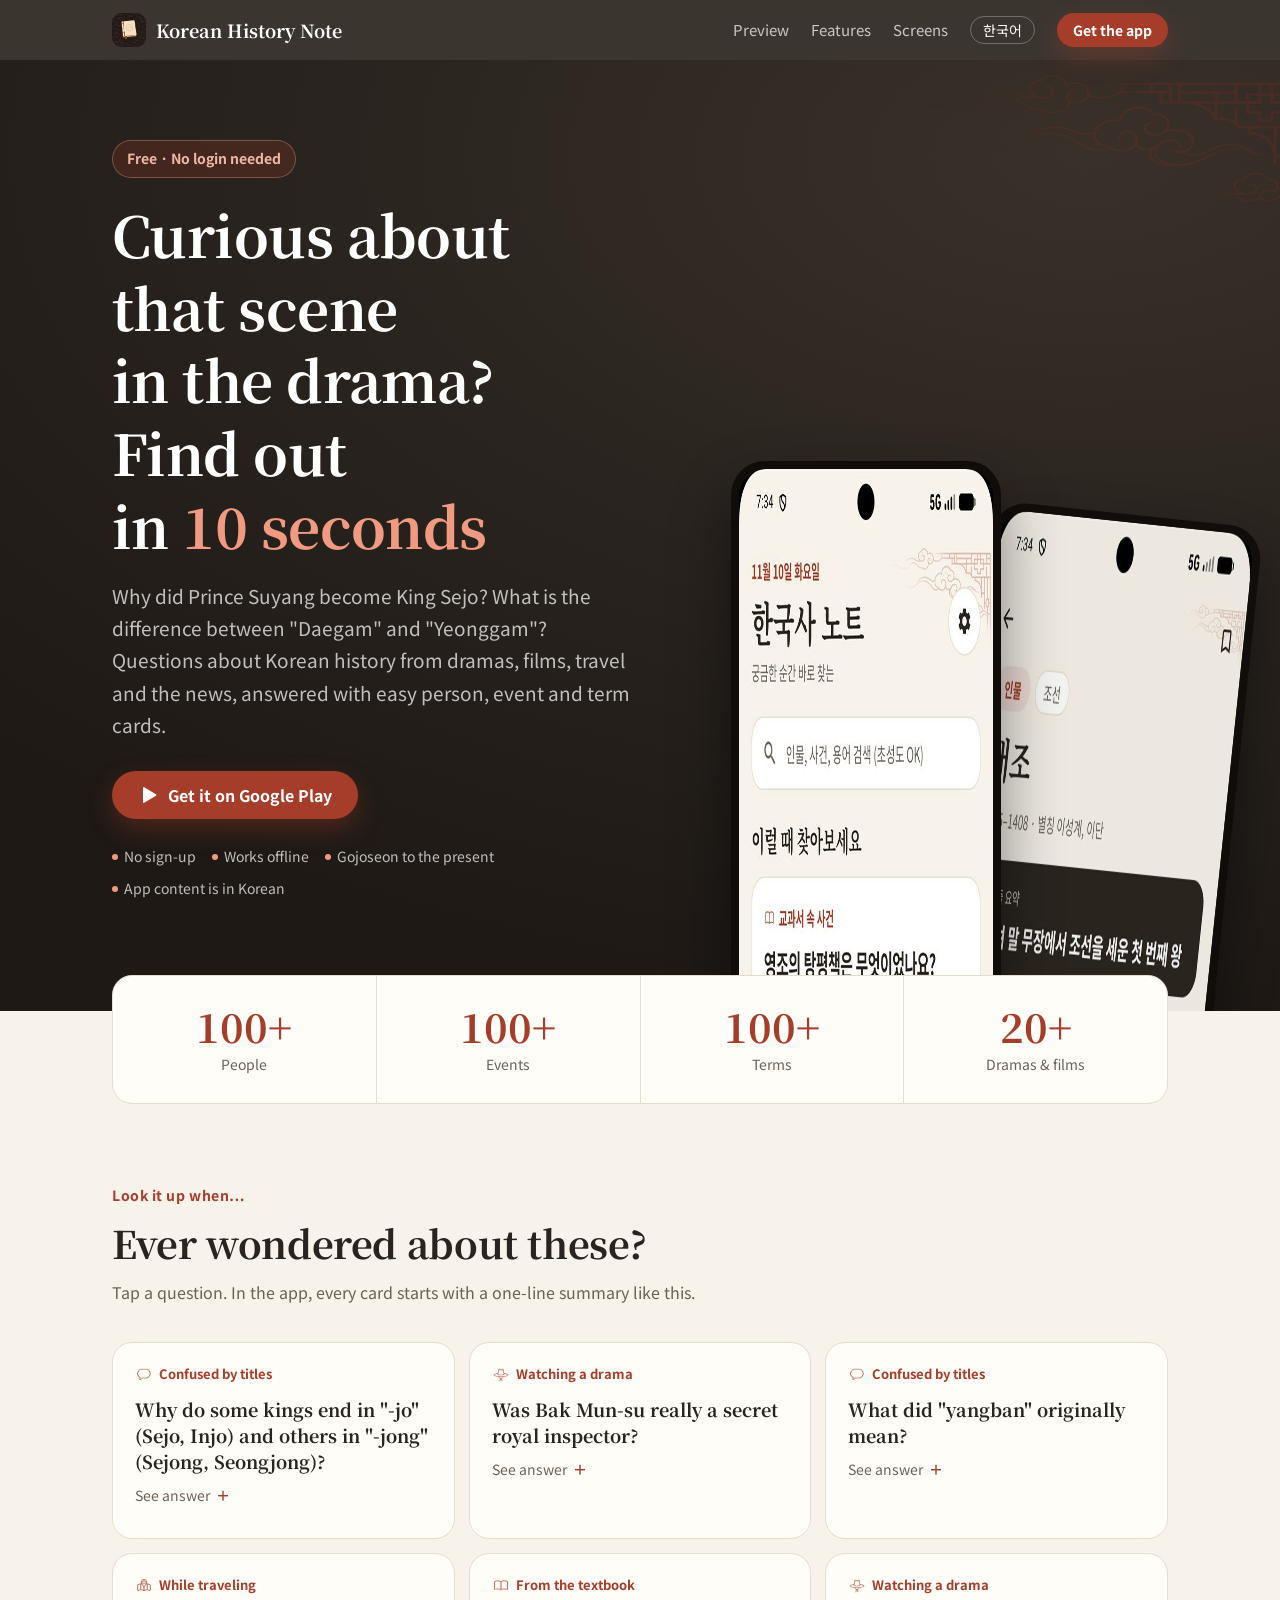
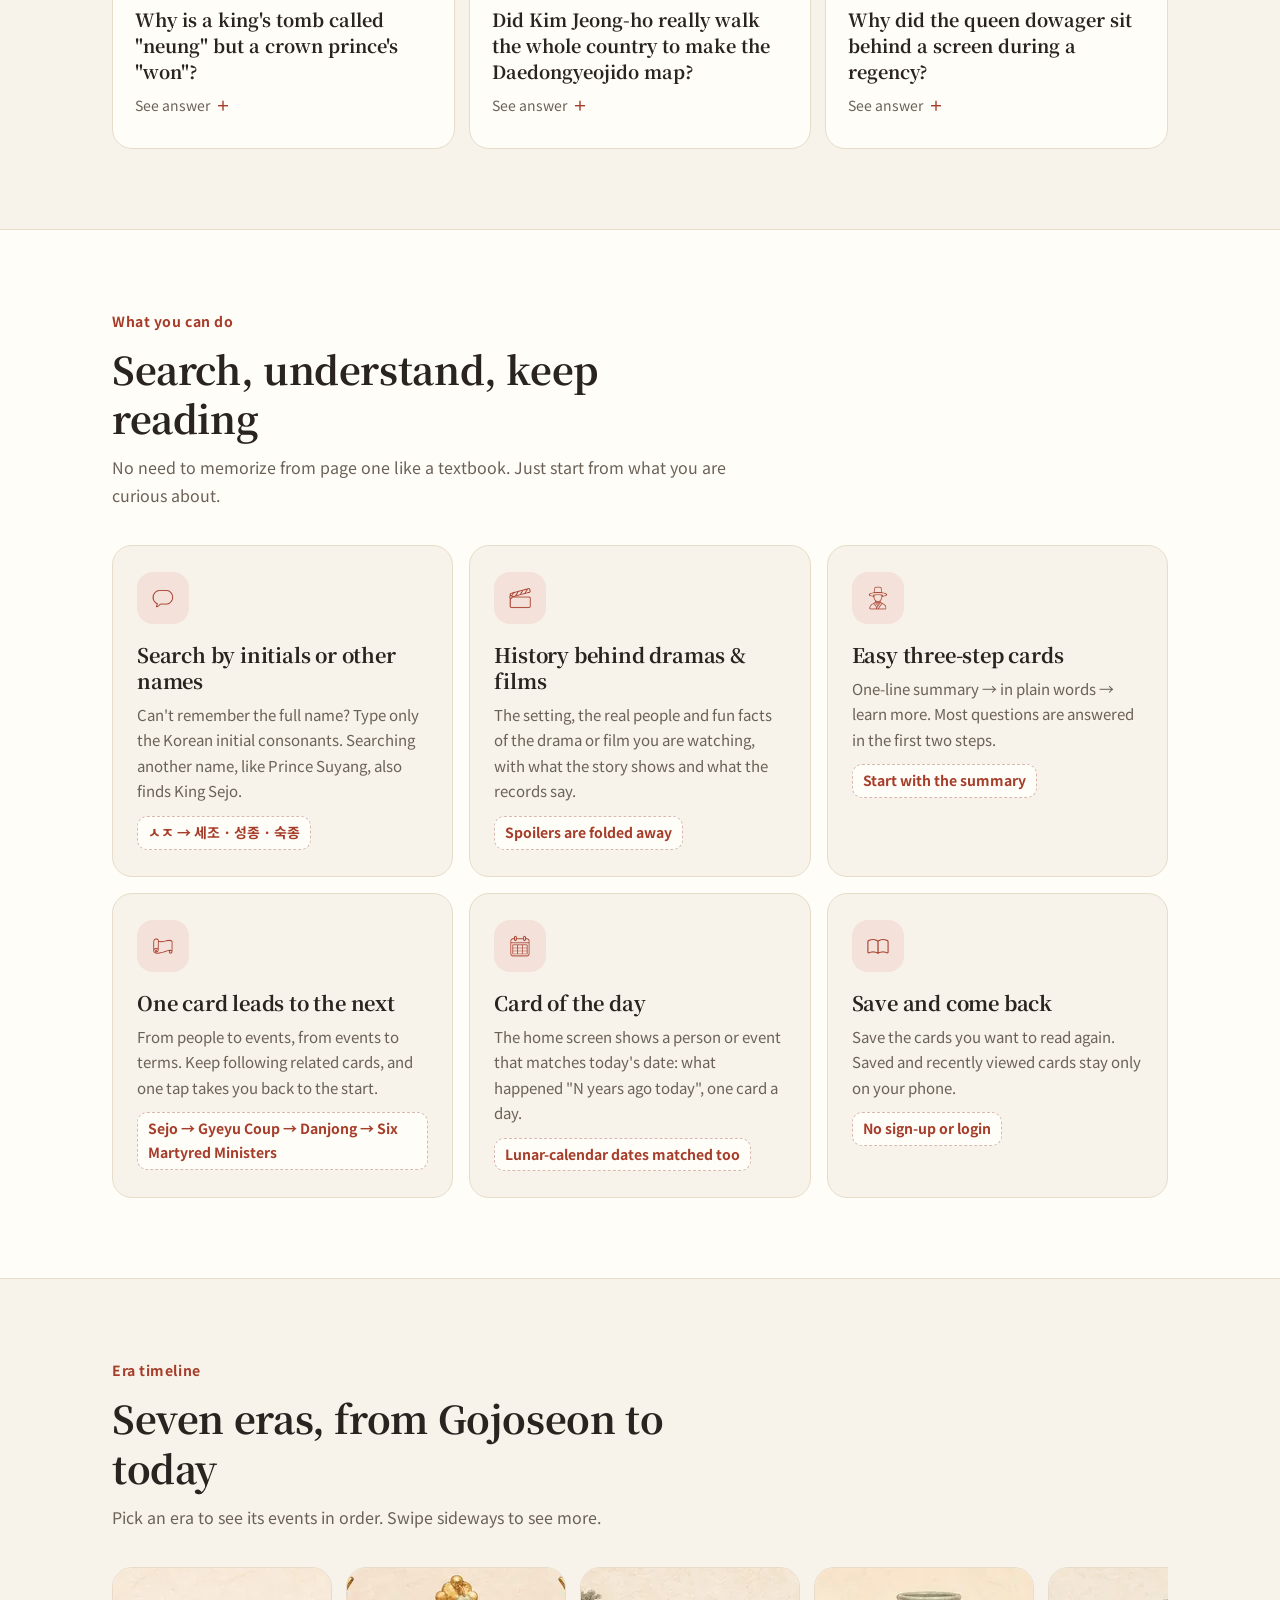
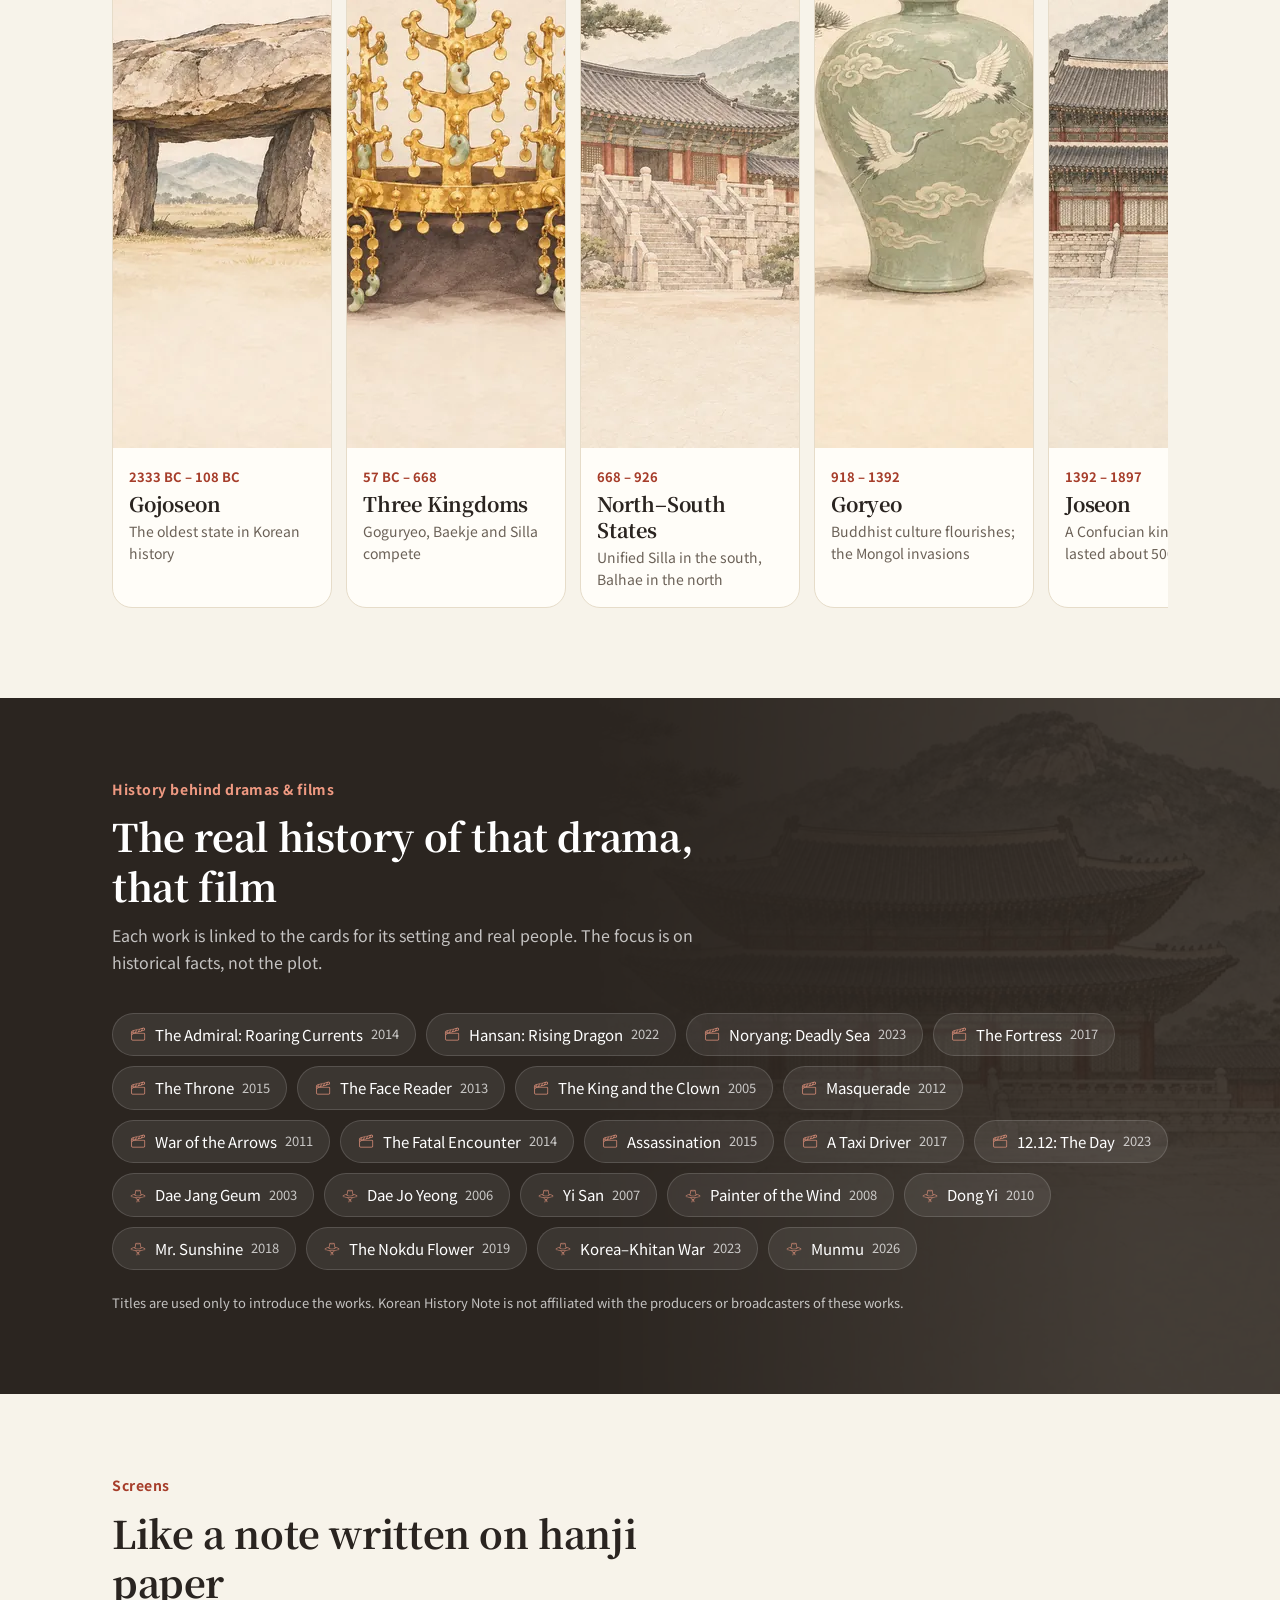
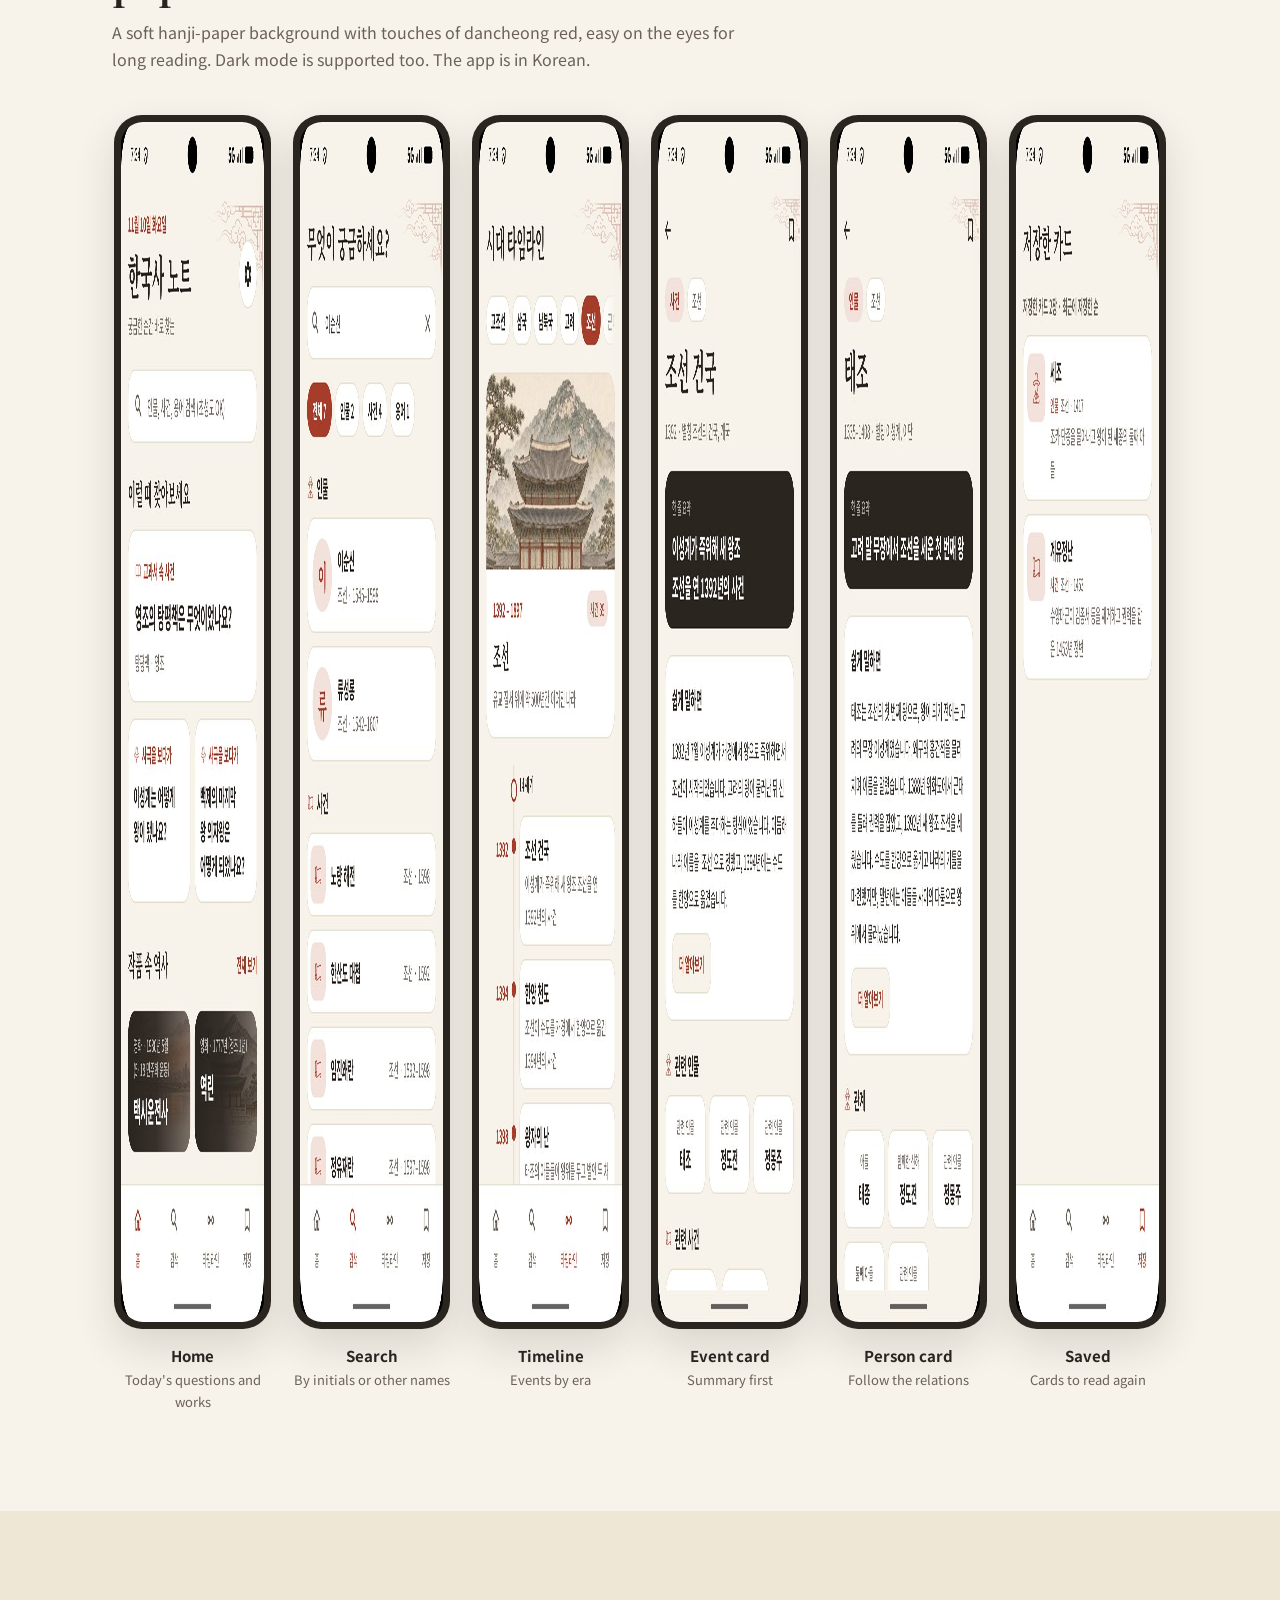
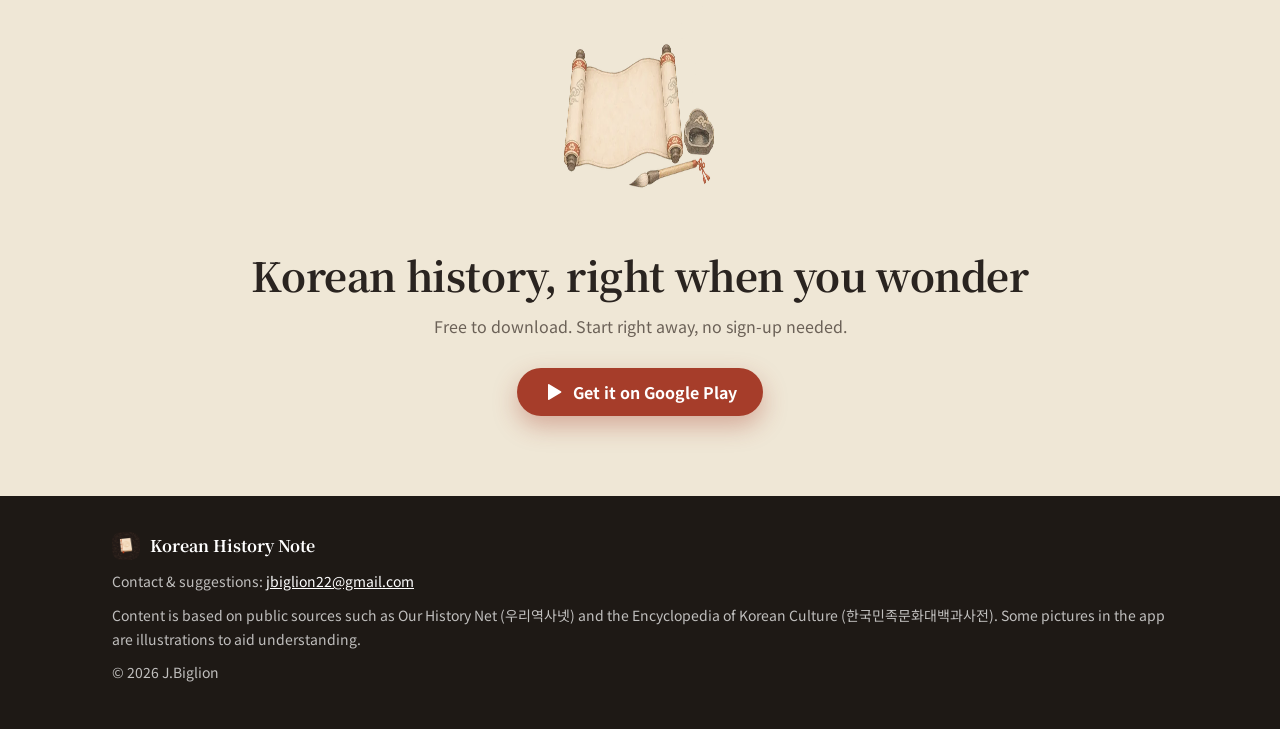
<file: index.html>
<!doctype html>
<html lang="en" data-ko="index-ko.html">
<head>
  <meta charset="utf-8">
  <meta name="viewport" content="width=device-width, initial-scale=1">
  <title>Korean History Note — Korean history, the moment you wonder</title>
  <meta name="description" content="Wondering about Korean history while watching a K-drama or film, traveling, or reading the news? Look it up in seconds with easy person, event and term cards.">
  <meta name="theme-color" content="#2B2520">
  <meta property="og:type" content="website">
  <meta property="og:title" content="Korean History Note — Korean history, the moment you wonder">
  <meta property="og:description" content="That scene in the historical drama made you curious? Find out with easy person, event and term cards.">
  <meta property="og:image" content="images/og-image.jpg">
  <link rel="alternate" hreflang="en" href="index.html">
  <link rel="alternate" hreflang="ko" href="index-ko.html">
  <link rel="alternate" hreflang="x-default" href="index.html">
  <link rel="icon" type="image/png" href="icons/favicon-64.png">
  <link rel="apple-touch-icon" href="icons/apple-touch-icon.png">
  <link rel="preconnect" href="https://fonts.googleapis.com">
  <link rel="preconnect" href="https://fonts.gstatic.com" crossorigin>
  <link href="https://fonts.googleapis.com/css2?family=Noto+Sans+KR:wght@400;500;700&family=Noto+Serif+KR:wght@700&display=swap" rel="stylesheet">
  <script src="js/lang.js"></script>
  <link rel="stylesheet" href="css/style.css">
</head>
<body>

<header class="top">
  <div class="wrap">
    <a class="brand" href="#top"><img src="images/app-icon.png" alt="">Korean History Note</a>
    <nav>
      <a class="link" href="#ask">Preview</a>
      <a class="link" href="#features">Features</a>
      <a class="link" href="#screens">Screens</a>
      <a class="lang-switch" href="index-ko.html" hreflang="ko" lang="ko">한국어</a>
      <a class="btn btn-primary btn-small play-link" href="https://play.google.com/store/apps/details?id=com.phonensoft.koreanhistorynote">Get the app</a>
    </nav>
  </div>
</header>

<main id="top">
  <section class="hero">
    <div class="wrap">
      <div class="hero-copy">
        <span class="eyebrow">Free · No login needed</span>
        <h1>Curious about that scene<br>in the drama? Find out<br>in <em>10 seconds</em></h1>
        <p class="lead">Why did Prince Suyang become King Sejo? What is the difference between "Daegam" and "Yeonggam"? Questions about Korean history from dramas, films, travel and the news, answered with easy person, event and term cards.</p>
        <div class="hero-actions">
          <a class="btn btn-primary play-link" href="https://play.google.com/store/apps/details?id=com.phonensoft.koreanhistorynote">
            <svg viewBox="0 0 24 24" aria-hidden="true"><path fill="currentColor" d="M6 3.5v17a1 1 0 0 0 1.5.86l14-8.5a1 1 0 0 0 0-1.72l-14-8.5A1 1 0 0 0 6 3.5Z"/></svg>
            Get it on Google Play
          </a>
        </div>
        <ul class="badges">
          <li>No sign-up</li>
          <li>Works offline</li>
          <li>Gojoseon to the present</li>
          <li>App content is in Korean</li>
        </ul>
      </div>
      <div class="phones" aria-hidden="true">
        <div class="phone back"><img src="images/screen-person.jpg" alt="" loading="lazy" width="540" height="1200"></div>
        <div class="phone front"><img src="images/screen-home.jpg" alt="" width="540" height="1200"></div>
      </div>
    </div>
  </section>

  <div class="numbers-outer">
    <section class="numbers" aria-label="What's inside">
      <div class="wrap">
        <div class="num"><strong>100+</strong><span>People</span></div>
        <div class="num"><strong>100+</strong><span>Events</span></div>
        <div class="num"><strong>100+</strong><span>Terms</span></div>
        <div class="num"><strong>20+</strong><span>Dramas &amp; films</span></div>
      </div>
    </section>
  </div>

  <section class="ask" id="ask">
    <div class="wrap">
      <div class="section-head">
        <p class="kicker">Look it up when…</p>
        <h2>Ever wondered about these?</h2>
        <p>Tap a question. In the app, every card starts with a one-line summary like this.</p>
      </div>
      <div class="ask-grid">
        <button class="q" type="button" aria-expanded="false">
          <span class="q-tag"><i class="icon" style="-webkit-mask-image:url(icons/tag_title.png);mask-image:url(icons/tag_title.png)"></i>Confused by titles</span>
          <span class="q-text">Why do some kings end in "-jo" (Sejo, Injo) and others in "-jong" (Sejong, Seongjong)?</span>
          <span class="q-more">See answer</span>
          <span class="q-answer"><div>
            <p class="card-name">Temple name (묘호)</p>
            <p class="card-summary">The name given to a king when he was enshrined in the royal ancestral shrine after his death</p>
            <p class="card-body">Generally, "-jo" was given to a king who founded the state or restored a broken line of succession, and "-jong" to a king who inherited the throne in the regular line.</p>
          </div></span>
        </button>
        <button class="q" type="button" aria-expanded="false">
          <span class="q-tag"><i class="icon" style="-webkit-mask-image:url(icons/tag_drama.png);mask-image:url(icons/tag_drama.png)"></i>Watching a drama</span>
          <span class="q-text">Was Bak Mun-su really a secret royal inspector?</span>
          <span class="q-more">See answer</span>
          <span class="q-answer"><div>
            <p class="card-name">Bak Mun-su (박문수)</p>
            <p class="card-summary">A civil official under King Yeongjo who became the hero of secret-inspector folk tales</p>
            <p class="card-body">According to the records, he was sent to the provinces as a royal inspector four times, but never as a secret inspector.</p>
          </div></span>
        </button>
        <button class="q" type="button" aria-expanded="false">
          <span class="q-tag"><i class="icon" style="-webkit-mask-image:url(icons/tag_title.png);mask-image:url(icons/tag_title.png)"></i>Confused by titles</span>
          <span class="q-text">What did "yangban" originally mean?</span>
          <span class="q-more">See answer</span>
          <span class="q-answer"><div>
            <p class="card-name">Yangban (양반)</p>
            <p class="card-summary">The civil and military officials together; the ruling class of Joseon</p>
            <p class="card-body">The word once meant the two orders of officials, civil (east) and military (west), and later came to mean the whole ruling class.</p>
          </div></span>
        </button>
        <button class="q" type="button" aria-expanded="false">
          <span class="q-tag"><i class="icon" style="-webkit-mask-image:url(icons/tag_travel.png);mask-image:url(icons/tag_travel.png)"></i>While traveling</span>
          <span class="q-text">Why is a king's tomb called "neung" but a crown prince's "won"?</span>
          <span class="q-more">See answer</span>
          <span class="q-answer"><div>
            <p class="card-name">Royal Tombs of Joseon (조선 왕릉)</p>
            <p class="card-summary">The 40 tombs of Joseon kings and queens, a World Heritage site since 2009</p>
            <p class="card-body">Tombs of kings and queens were called "neung", those of crown princes and their wives "won", and those of other royals "myo".</p>
          </div></span>
        </button>
        <button class="q" type="button" aria-expanded="false">
          <span class="q-tag"><i class="icon" style="-webkit-mask-image:url(icons/tag_book.png);mask-image:url(icons/tag_book.png)"></i>From the textbook</span>
          <span class="q-text">Did Kim Jeong-ho really walk the whole country to make the Daedongyeojido map?</span>
          <span class="q-more">See answer</span>
          <span class="q-answer"><div>
            <p class="card-name">Kim Jeong-ho (김정호)</p>
            <p class="card-summary">Late Joseon geographer who made the Cheonggudo and Daedongyeojido maps</p>
            <p class="card-body">The story that he walked across the country came from newspapers and textbooks of the Japanese colonial period, and research has shown it is not true.</p>
          </div></span>
        </button>
        <button class="q" type="button" aria-expanded="false">
          <span class="q-tag"><i class="icon" style="-webkit-mask-image:url(icons/tag_drama.png);mask-image:url(icons/tag_drama.png)"></i>Watching a drama</span>
          <span class="q-text">Why did the queen dowager sit behind a screen during a regency?</span>
          <span class="q-more">See answer</span>
          <span class="q-answer"><div>
            <p class="card-name">Regency behind the screen (수렴청정)</p>
            <p class="card-summary">When a young king took the throne, the queen dowager ruled with him from behind a bamboo screen</p>
            <p class="card-body">The name means "lowering the screen and listening to state affairs". Because men and women were strictly separated, she met the officials with a screen between them.</p>
          </div></span>
        </button>
      </div>
    </div>
  </section>

  <section class="features" id="features">
    <div class="wrap">
      <div class="section-head">
        <p class="kicker">What you can do</p>
        <h2>Search, understand, keep reading</h2>
        <p>No need to memorize from page one like a textbook. Just start from what you are curious about.</p>
      </div>
      <div class="feature-grid">
        <article class="feature">
          <div class="icon-wrap"><i class="icon" style="-webkit-mask-image:url(icons/tag_title.png);mask-image:url(icons/tag_title.png)"></i></div>
          <h3>Search by initials or other names</h3>
          <p>Can't remember the full name? Type only the Korean initial consonants. Searching another name, like Prince Suyang, also finds King Sejo.</p>
          <span class="example">ㅅㅈ → 세조 · 성종 · 숙종</span>
        </article>
        <article class="feature">
          <div class="icon-wrap"><i class="icon" style="-webkit-mask-image:url(icons/tag_movie.png);mask-image:url(icons/tag_movie.png)"></i></div>
          <h3>History behind dramas &amp; films</h3>
          <p>The setting, the real people and fun facts of the drama or film you are watching, with what the story shows and what the records say.</p>
          <span class="example">Spoilers are folded away</span>
        </article>
        <article class="feature">
          <div class="icon-wrap"><i class="icon" style="-webkit-mask-image:url(icons/type_person.png);mask-image:url(icons/type_person.png)"></i></div>
          <h3>Easy three-step cards</h3>
          <p>One-line summary → in plain words → learn more. Most questions are answered in the first two steps.</p>
          <span class="example">Start with the summary</span>
        </article>
        <article class="feature">
          <div class="icon-wrap"><i class="icon" style="-webkit-mask-image:url(icons/type_event.png);mask-image:url(icons/type_event.png)"></i></div>
          <h3>One card leads to the next</h3>
          <p>From people to events, from events to terms. Keep following related cards, and one tap takes you back to the start.</p>
          <span class="example">Sejo → Gyeyu Coup → Danjong → Six Martyred Ministers</span>
        </article>
        <article class="feature">
          <div class="icon-wrap"><i class="icon" style="-webkit-mask-image:url(icons/tag_calendar.png);mask-image:url(icons/tag_calendar.png)"></i></div>
          <h3>Card of the day</h3>
          <p>The home screen shows a person or event that matches today's date: what happened "N years ago today", one card a day.</p>
          <span class="example">Lunar-calendar dates matched too</span>
        </article>
        <article class="feature">
          <div class="icon-wrap"><i class="icon" style="-webkit-mask-image:url(icons/tag_book.png);mask-image:url(icons/tag_book.png)"></i></div>
          <h3>Save and come back</h3>
          <p>Save the cards you want to read again. Saved and recently viewed cards stay only on your phone.</p>
          <span class="example">No sign-up or login</span>
        </article>
      </div>
    </div>
  </section>

  <section class="eras" id="eras">
    <div class="wrap">
      <div class="section-head">
        <p class="kicker">Era timeline</p>
        <h2>Seven eras, from Gojoseon to today</h2>
        <p>Pick an era to see its events in order. Swipe sideways to see more.</p>
      </div>
      <div class="era-row">
        <article class="era"><img src="images/era_gojoseon.webp" alt="Illustration of the Gojoseon era" loading="lazy" width="640" height="480"><div><span class="range">2333 BC – 108 BC</span><h3>Gojoseon</h3><p>The oldest state in Korean history</p></div></article>
        <article class="era"><img src="images/era_samguk.webp" alt="Illustration of the Three Kingdoms era" loading="lazy" width="640" height="480"><div><span class="range">57 BC – 668</span><h3>Three Kingdoms</h3><p>Goguryeo, Baekje and Silla compete</p></div></article>
        <article class="era"><img src="images/era_namgukbuk.webp" alt="Illustration of the North–South States era" loading="lazy" width="640" height="480"><div><span class="range">668 – 926</span><h3>North–South States</h3><p>Unified Silla in the south, Balhae in the north</p></div></article>
        <article class="era"><img src="images/era_goryeo.webp" alt="Illustration of the Goryeo era" loading="lazy" width="640" height="480"><div><span class="range">918 – 1392</span><h3>Goryeo</h3><p>Buddhist culture flourishes; the Mongol invasions</p></div></article>
        <article class="era"><img src="images/era_joseon.webp" alt="Illustration of the Joseon era" loading="lazy" width="640" height="480"><div><span class="range">1392 – 1897</span><h3>Joseon</h3><p>A Confucian kingdom that lasted about 500 years</p></div></article>
        <article class="era"><img src="images/era_modern.webp" alt="Illustration of the early modern era" loading="lazy" width="640" height="480"><div><span class="range">1897 – 1945</span><h3>Early modern</h3><p>The Korean Empire, colonial rule and the fight for independence</p></div></article>
        <article class="era"><img src="images/era_hyeondae.webp" alt="Illustration of the contemporary era" loading="lazy" width="640" height="480"><div><span class="range">Since 1945</span><h3>Contemporary</h3><p>Since liberation and the founding of the Republic of Korea</p></div></article>
      </div>
    </div>
  </section>

  <section class="works" id="works">
    <div class="wrap">
      <div class="section-head">
        <p class="kicker">History behind dramas &amp; films</p>
        <h2>The real history of that drama, that film</h2>
        <p>Each work is linked to the cards for its setting and real people. The focus is on historical facts, not the plot.</p>
      </div>
      <ul class="work-list">
        <li><i class="icon" style="-webkit-mask-image:url(icons/tag_movie.png);mask-image:url(icons/tag_movie.png)"></i>The Admiral: Roaring Currents <small>2014</small></li>
        <li><i class="icon" style="-webkit-mask-image:url(icons/tag_movie.png);mask-image:url(icons/tag_movie.png)"></i>Hansan: Rising Dragon <small>2022</small></li>
        <li><i class="icon" style="-webkit-mask-image:url(icons/tag_movie.png);mask-image:url(icons/tag_movie.png)"></i>Noryang: Deadly Sea <small>2023</small></li>
        <li><i class="icon" style="-webkit-mask-image:url(icons/tag_movie.png);mask-image:url(icons/tag_movie.png)"></i>The Fortress <small>2017</small></li>
        <li><i class="icon" style="-webkit-mask-image:url(icons/tag_movie.png);mask-image:url(icons/tag_movie.png)"></i>The Throne <small>2015</small></li>
        <li><i class="icon" style="-webkit-mask-image:url(icons/tag_movie.png);mask-image:url(icons/tag_movie.png)"></i>The Face Reader <small>2013</small></li>
        <li><i class="icon" style="-webkit-mask-image:url(icons/tag_movie.png);mask-image:url(icons/tag_movie.png)"></i>The King and the Clown <small>2005</small></li>
        <li><i class="icon" style="-webkit-mask-image:url(icons/tag_movie.png);mask-image:url(icons/tag_movie.png)"></i>Masquerade <small>2012</small></li>
        <li><i class="icon" style="-webkit-mask-image:url(icons/tag_movie.png);mask-image:url(icons/tag_movie.png)"></i>War of the Arrows <small>2011</small></li>
        <li><i class="icon" style="-webkit-mask-image:url(icons/tag_movie.png);mask-image:url(icons/tag_movie.png)"></i>The Fatal Encounter <small>2014</small></li>
        <li><i class="icon" style="-webkit-mask-image:url(icons/tag_movie.png);mask-image:url(icons/tag_movie.png)"></i>Assassination <small>2015</small></li>
        <li><i class="icon" style="-webkit-mask-image:url(icons/tag_movie.png);mask-image:url(icons/tag_movie.png)"></i>A Taxi Driver <small>2017</small></li>
        <li><i class="icon" style="-webkit-mask-image:url(icons/tag_movie.png);mask-image:url(icons/tag_movie.png)"></i>12.12: The Day <small>2023</small></li>
        <li><i class="icon" style="-webkit-mask-image:url(icons/tag_drama.png);mask-image:url(icons/tag_drama.png)"></i>Dae Jang Geum <small>2003</small></li>
        <li><i class="icon" style="-webkit-mask-image:url(icons/tag_drama.png);mask-image:url(icons/tag_drama.png)"></i>Dae Jo Yeong <small>2006</small></li>
        <li><i class="icon" style="-webkit-mask-image:url(icons/tag_drama.png);mask-image:url(icons/tag_drama.png)"></i>Yi San <small>2007</small></li>
        <li><i class="icon" style="-webkit-mask-image:url(icons/tag_drama.png);mask-image:url(icons/tag_drama.png)"></i>Painter of the Wind <small>2008</small></li>
        <li><i class="icon" style="-webkit-mask-image:url(icons/tag_drama.png);mask-image:url(icons/tag_drama.png)"></i>Dong Yi <small>2010</small></li>
        <li><i class="icon" style="-webkit-mask-image:url(icons/tag_drama.png);mask-image:url(icons/tag_drama.png)"></i>Mr. Sunshine <small>2018</small></li>
        <li><i class="icon" style="-webkit-mask-image:url(icons/tag_drama.png);mask-image:url(icons/tag_drama.png)"></i>The Nokdu Flower <small>2019</small></li>
        <li><i class="icon" style="-webkit-mask-image:url(icons/tag_drama.png);mask-image:url(icons/tag_drama.png)"></i>Korea–Khitan War <small>2023</small></li>
        <li><i class="icon" style="-webkit-mask-image:url(icons/tag_drama.png);mask-image:url(icons/tag_drama.png)"></i>Munmu <small>2026</small></li>
      </ul>
      <p class="note">Titles are used only to introduce the works. Korean History Note is not affiliated with the producers or broadcasters of these works.</p>
    </div>
  </section>

  <section class="screens" id="screens">
    <div class="wrap">
      <div class="section-head">
        <p class="kicker">Screens</p>
        <h2>Like a note written on hanji paper</h2>
        <p>A soft hanji-paper background with touches of dancheong red, easy on the eyes for long reading. Dark mode is supported too. The app is in Korean.</p>
      </div>
      <div class="shot-row">
        <figure class="shot"><div class="frame"><img src="images/screen-home.jpg" alt="Home screen: question cards and history behind dramas" loading="lazy" width="540" height="1200"></div><figcaption>Home<span>Today's questions and works</span></figcaption></figure>
        <figure class="shot"><div class="frame"><img src="images/screen-search.jpg" alt="Search screen: results for Yi Sun-sin" loading="lazy" width="540" height="1200"></div><figcaption>Search<span>By initials or other names</span></figcaption></figure>
        <figure class="shot"><div class="frame"><img src="images/screen-timeline.jpg" alt="Timeline screen: events of the Joseon era" loading="lazy" width="540" height="1200"></div><figcaption>Timeline<span>Events by era</span></figcaption></figure>
        <figure class="shot"><div class="frame"><img src="images/screen-event.jpg" alt="Event card: the founding of Joseon" loading="lazy" width="540" height="1200"></div><figcaption>Event card<span>Summary first</span></figcaption></figure>
        <figure class="shot"><div class="frame"><img src="images/screen-person.jpg" alt="Person card: people related to King Taejo" loading="lazy" width="540" height="1200"></div><figcaption>Person card<span>Follow the relations</span></figcaption></figure>
        <figure class="shot"><div class="frame"><img src="images/screen-saved.jpg" alt="Saved screen: list of saved cards" loading="lazy" width="540" height="1200"></div><figcaption>Saved<span>Cards to read again</span></figcaption></figure>
      </div>
    </div>
  </section>

  <section class="cta" id="download">
    <div class="wrap">
      <img class="scroll" src="images/scroll.webp" alt="" loading="lazy" width="320" height="240">
      <h2>Korean history, right when you wonder</h2>
      <p>Free to download. Start right away, no sign-up needed.</p>
      <a class="btn btn-primary play-link" href="https://play.google.com/store/apps/details?id=com.phonensoft.koreanhistorynote">
        <svg viewBox="0 0 24 24" aria-hidden="true"><path fill="currentColor" d="M6 3.5v17a1 1 0 0 0 1.5.86l14-8.5a1 1 0 0 0 0-1.72l-14-8.5A1 1 0 0 0 6 3.5Z"/></svg>
        Get it on Google Play
      </a>
    </div>
  </section>
</main>

<footer>
  <div class="wrap">
    <span class="brand"><img src="images/app-icon.png" alt="">Korean History Note</span>
    <p>Contact &amp; suggestions: <a href="mailto:jbiglion22@gmail.com">jbiglion22@gmail.com</a></p>
    <p>Content is based on public sources such as Our History Net (우리역사넷) and the Encyclopedia of Korean Culture (한국민족문화대백과사전). Some pictures in the app are illustrations to aid understanding.</p>
    <p>© <span class="year">2026</span> J.Biglion</p>
  </div>
</footer>

<script src="js/main.js"></script>
</body>
</html>
</file>
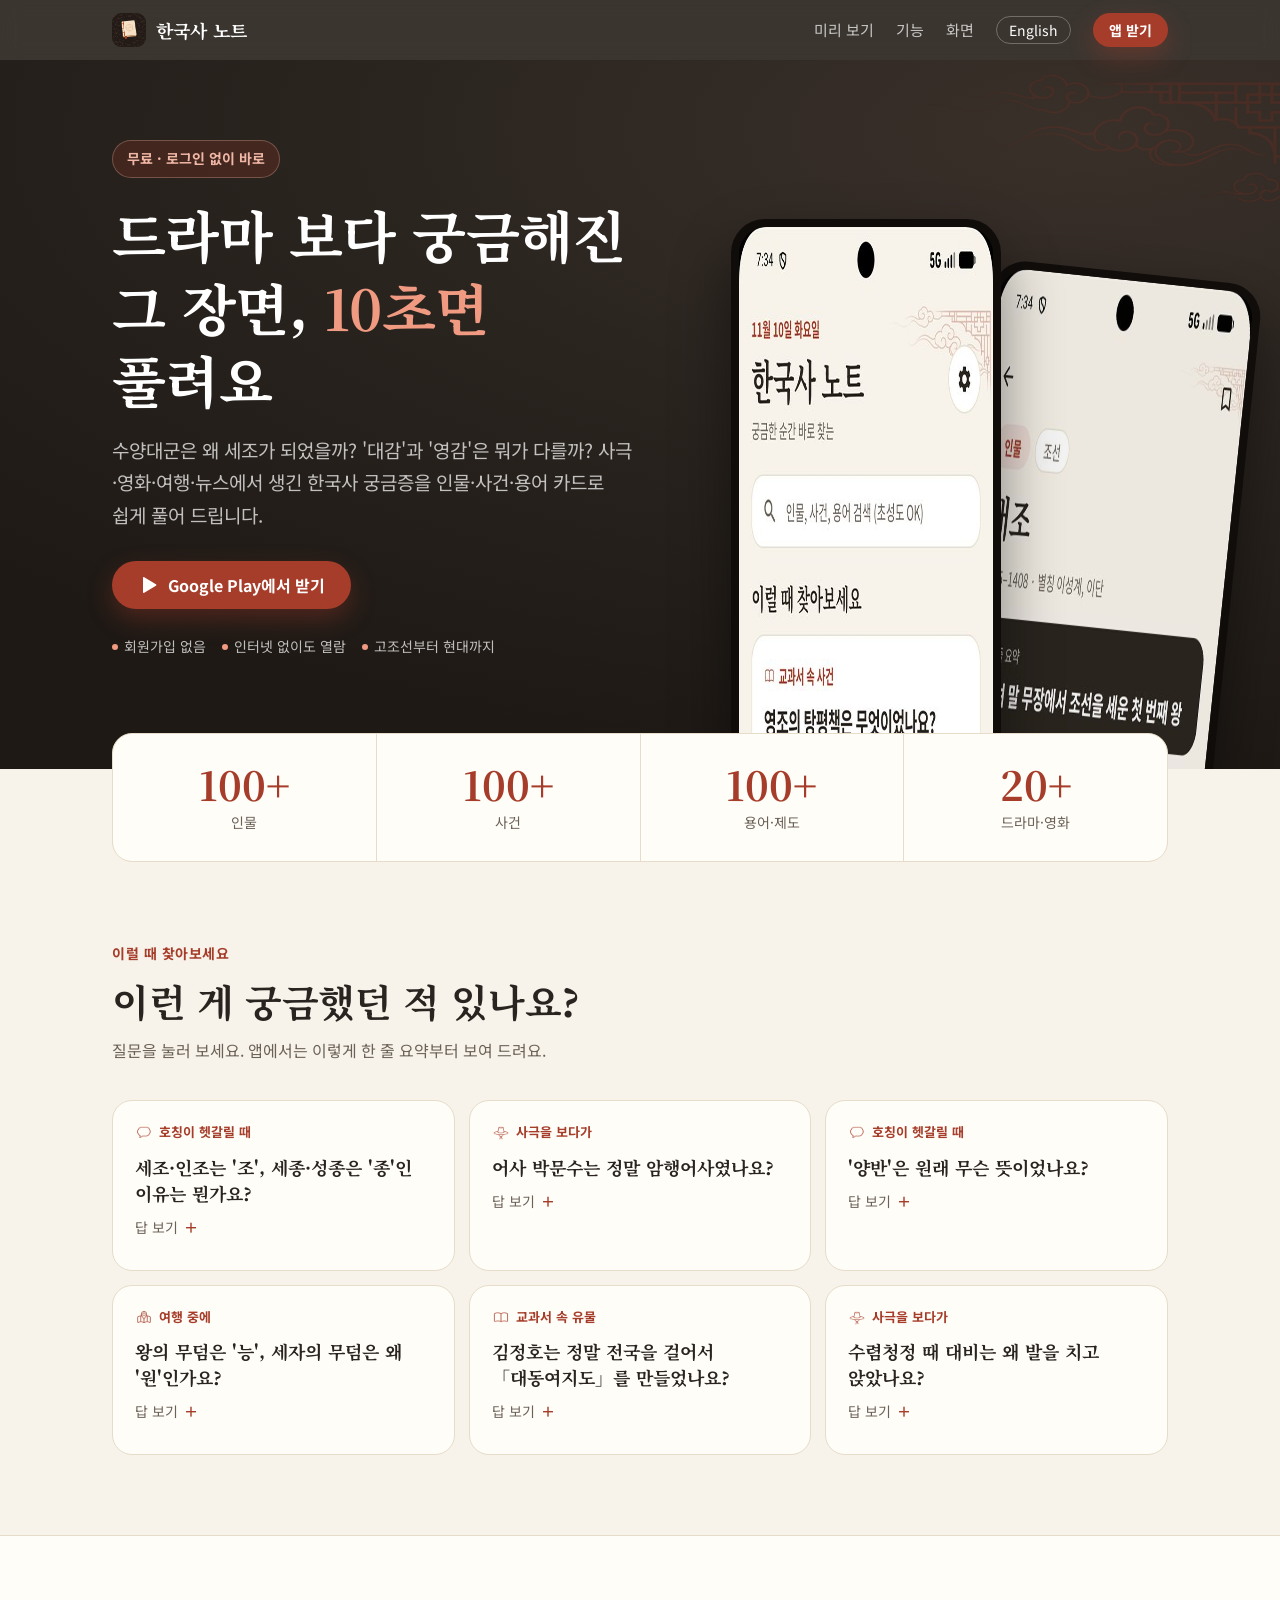
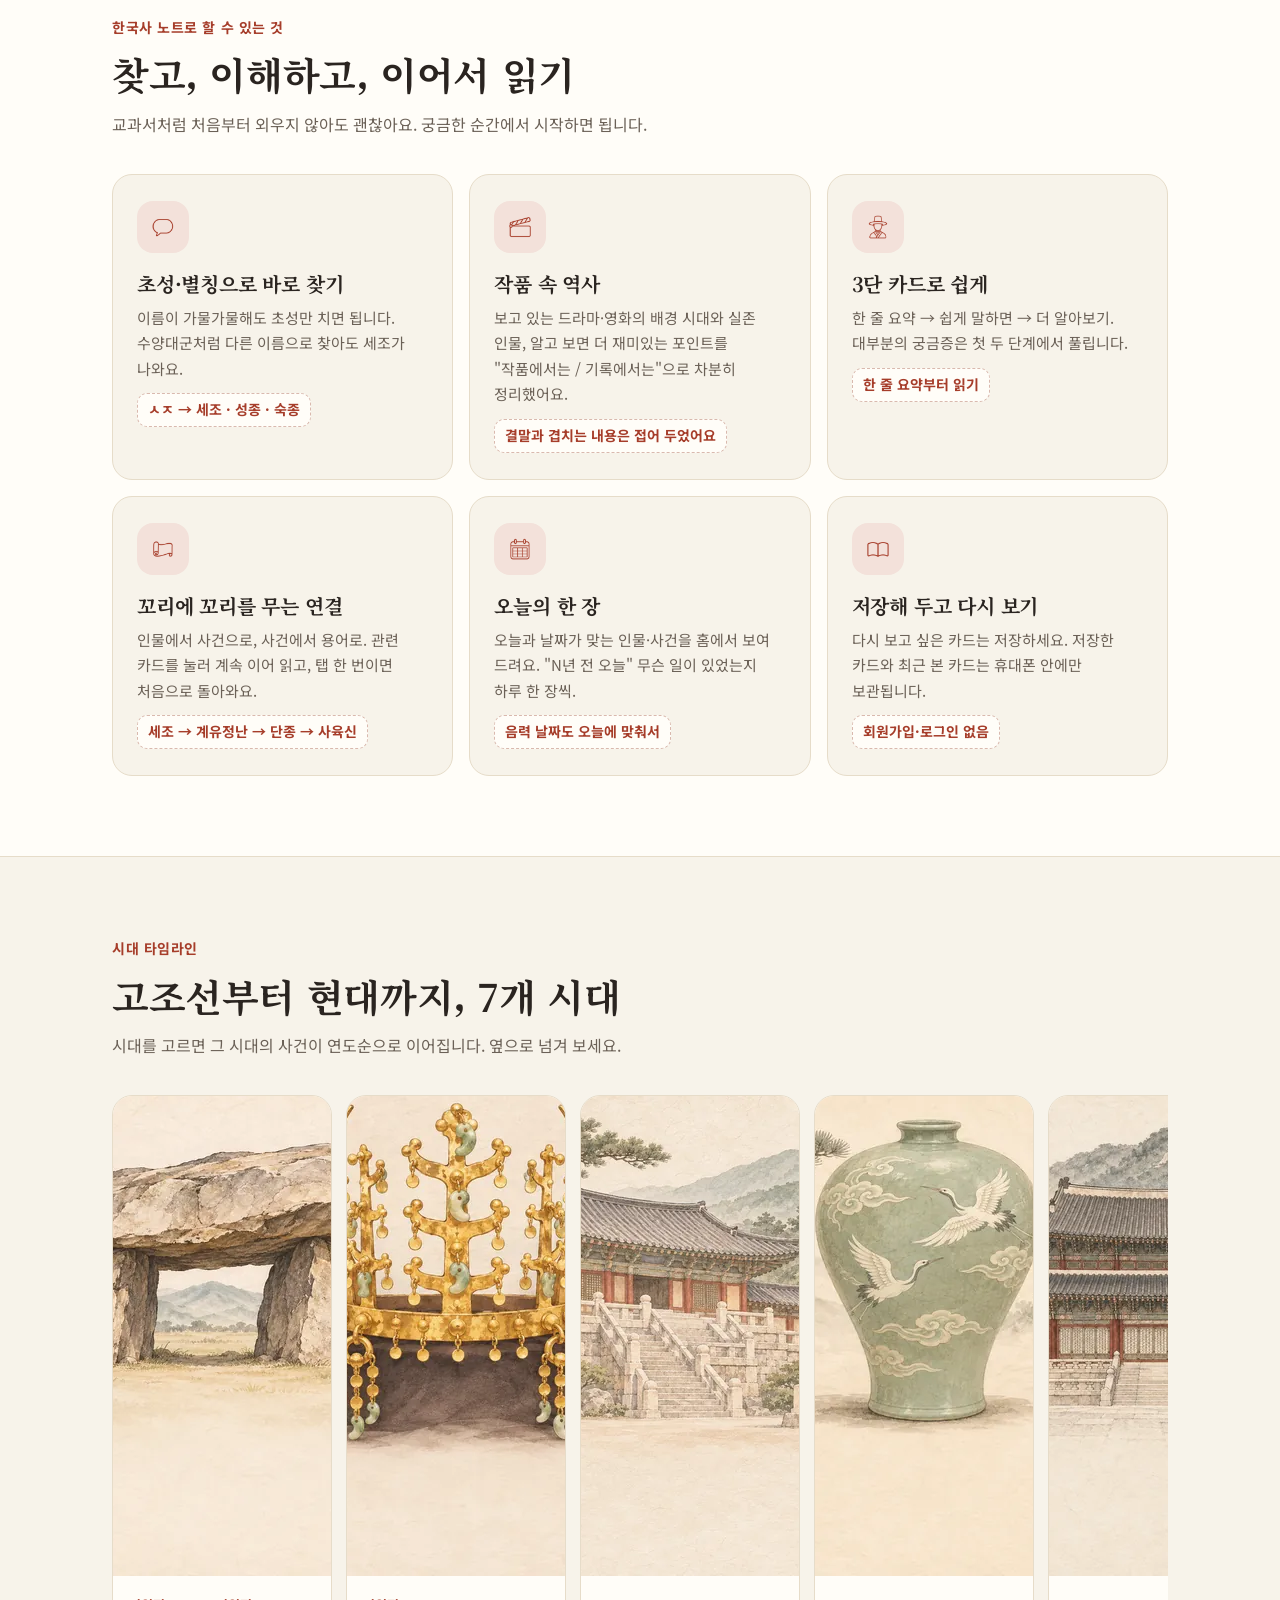
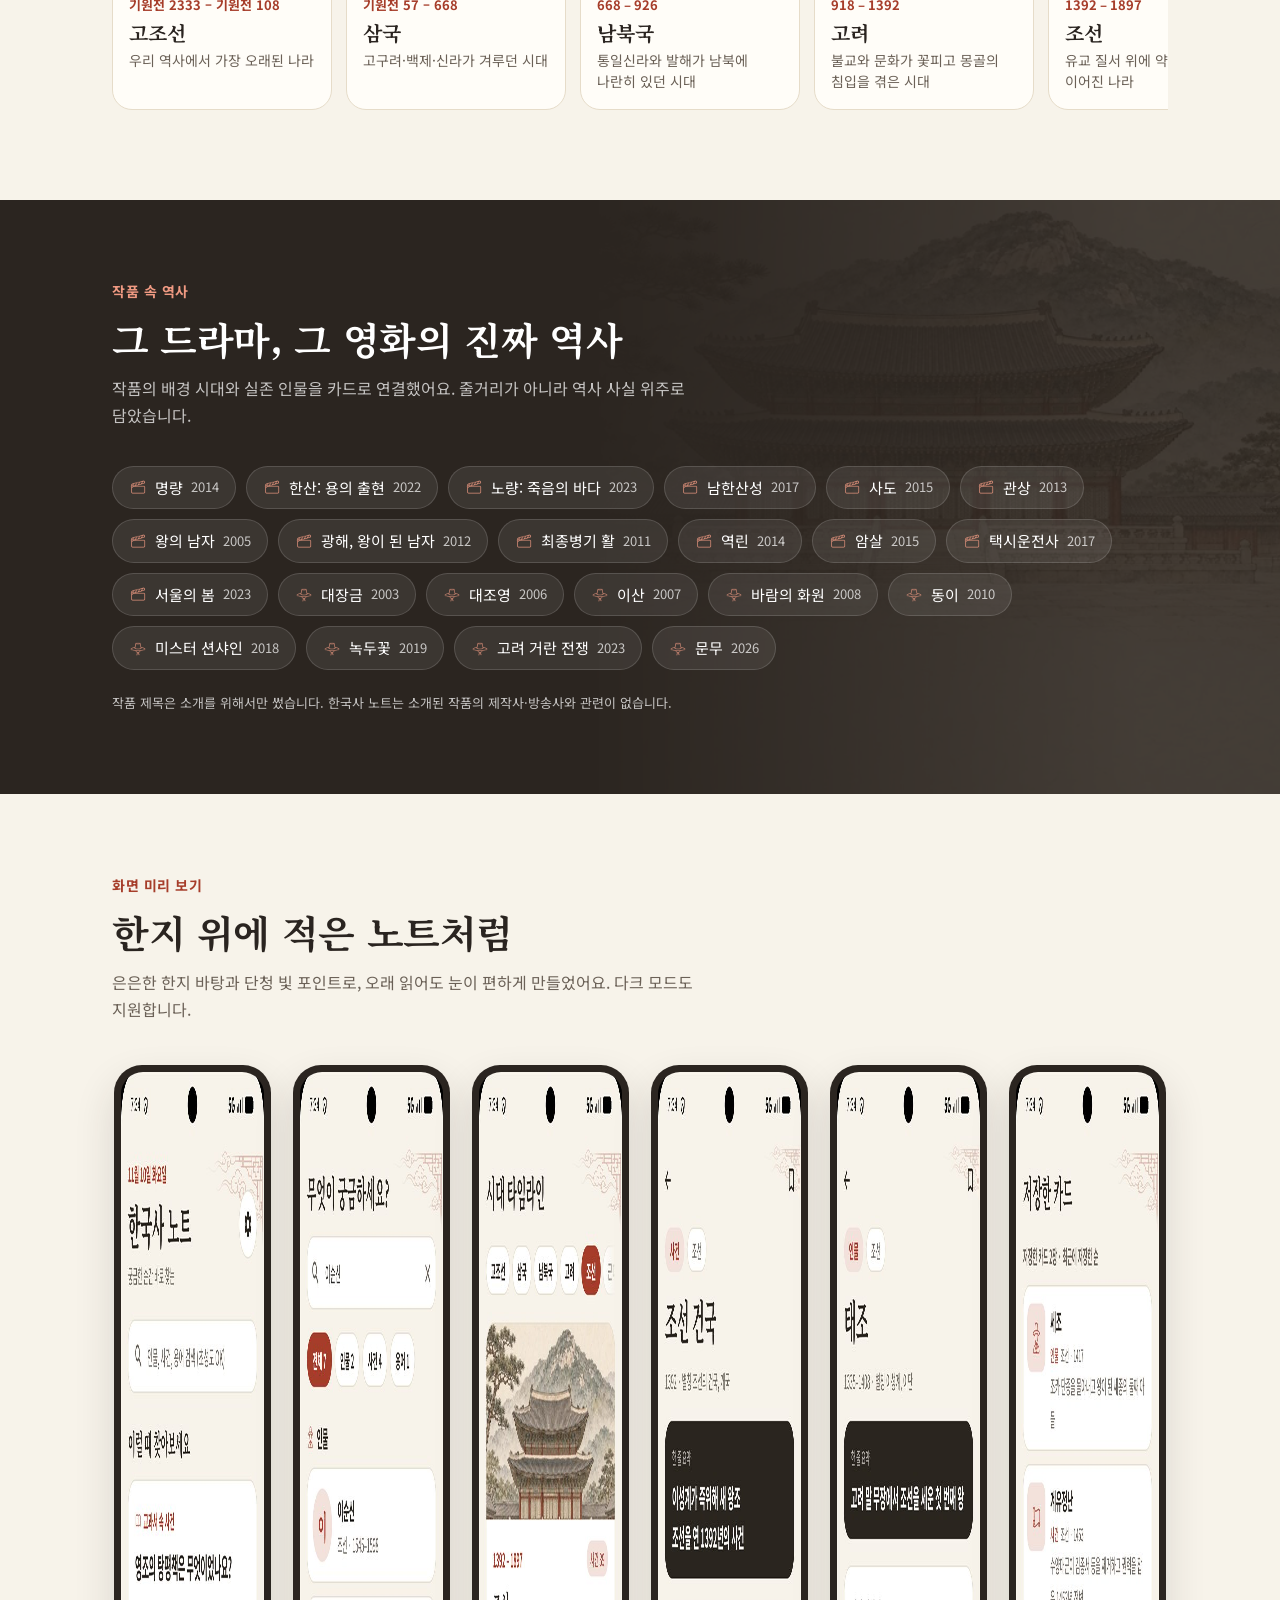
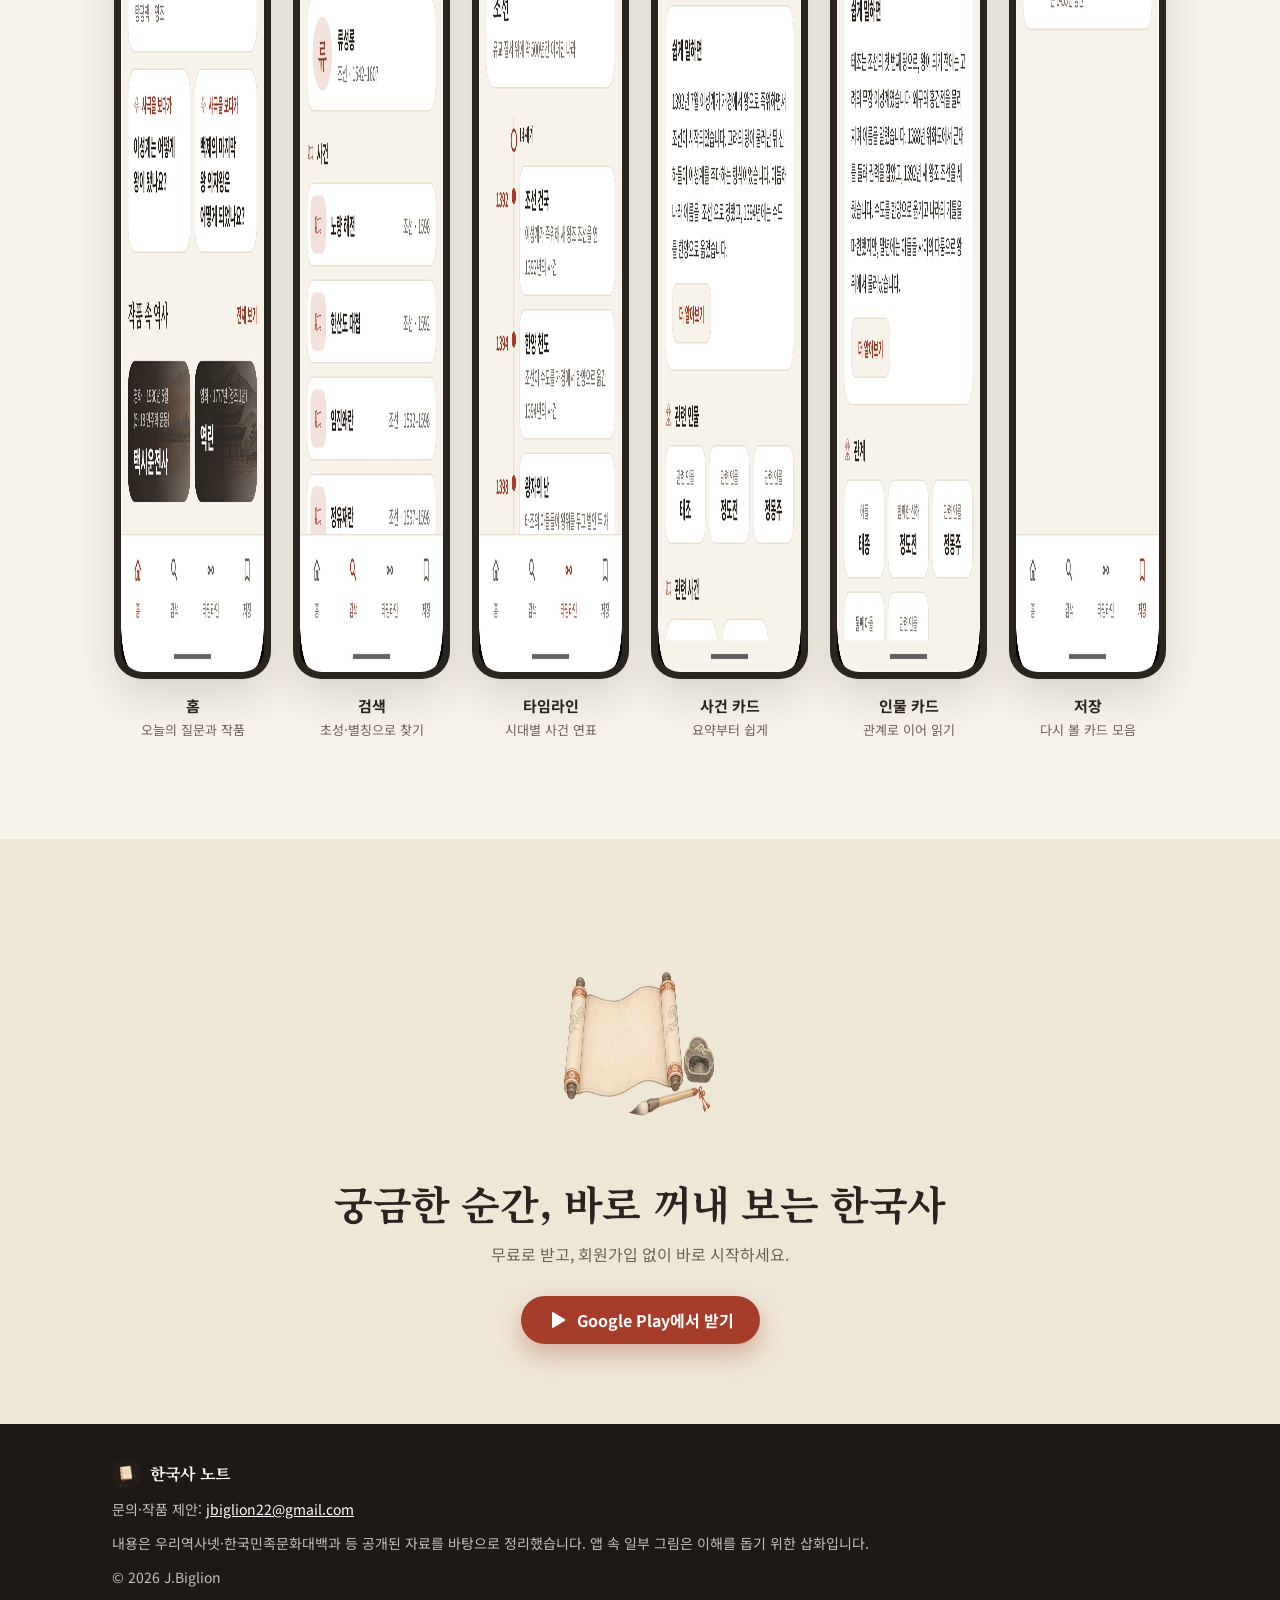
<file: index-ko.html>
<!doctype html>
<html lang="ko">
<head>
  <meta charset="utf-8">
  <meta name="viewport" content="width=device-width, initial-scale=1">
  <title>한국사 노트 — 궁금한 순간 바로 찾는 한국사</title>
  <meta name="description" content="사극·영화·여행·뉴스에서 궁금해진 한국사를 10초 만에. 초성 검색, 작품 속 역사, 시대 타임라인, 서로 이어지는 인물·사건·용어 카드.">
  <meta name="theme-color" content="#2B2520">
  <meta property="og:type" content="website">
  <meta property="og:title" content="한국사 노트 — 궁금한 순간 바로 찾는 한국사">
  <meta property="og:description" content="드라마 보다 궁금해진 그 장면, 인물·사건·용어 카드로 쉽게.">
  <meta property="og:image" content="images/og-image.jpg">
  <link rel="alternate" hreflang="en" href="index.html">
  <link rel="alternate" hreflang="ko" href="index-ko.html">
  <link rel="alternate" hreflang="x-default" href="index.html">
  <link rel="icon" type="image/png" href="icons/favicon-64.png">
  <link rel="apple-touch-icon" href="icons/apple-touch-icon.png">
  <link rel="preconnect" href="https://fonts.googleapis.com">
  <link rel="preconnect" href="https://fonts.gstatic.com" crossorigin>
  <link href="https://fonts.googleapis.com/css2?family=Noto+Sans+KR:wght@400;500;700&family=Noto+Serif+KR:wght@700&display=swap" rel="stylesheet">
  <script src="js/lang.js"></script>
  <link rel="stylesheet" href="css/style.css">
</head>
<body>

<header class="top">
  <div class="wrap">
    <a class="brand" href="#top"><img src="images/app-icon.png" alt="">한국사 노트</a>
    <nav>
      <a class="link" href="#ask">미리 보기</a>
      <a class="link" href="#features">기능</a>
      <a class="link" href="#screens">화면</a>
      <a class="lang-switch" href="index.html" hreflang="en" lang="en">English</a>
      <a class="btn btn-primary btn-small play-link" href="https://play.google.com/store/apps/details?id=com.phonensoft.koreanhistorynote">앱 받기</a>
    </nav>
  </div>
</header>

<main id="top">
  <section class="hero">
    <div class="wrap">
      <div class="hero-copy">
        <span class="eyebrow">무료 · 로그인 없이 바로</span>
        <h1>드라마 보다 궁금해진<br>그 장면, <em>10초면</em> 풀려요</h1>
        <p class="lead">수양대군은 왜 세조가 되었을까? '대감'과 '영감'은 뭐가 다를까? 사극·영화·여행·뉴스에서 생긴 한국사 궁금증을 인물·사건·용어 카드로 쉽게 풀어 드립니다.</p>
        <div class="hero-actions">
          <a class="btn btn-primary play-link" href="https://play.google.com/store/apps/details?id=com.phonensoft.koreanhistorynote">
            <svg viewBox="0 0 24 24" aria-hidden="true"><path fill="currentColor" d="M6 3.5v17a1 1 0 0 0 1.5.86l14-8.5a1 1 0 0 0 0-1.72l-14-8.5A1 1 0 0 0 6 3.5Z"/></svg>
            Google Play에서 받기
          </a>
        </div>
        <ul class="badges">
          <li>회원가입 없음</li>
          <li>인터넷 없이도 열람</li>
          <li>고조선부터 현대까지</li>
        </ul>
      </div>
      <div class="phones" aria-hidden="true">
        <div class="phone back"><img src="images/screen-person.jpg" alt="" loading="lazy" width="540" height="1200"></div>
        <div class="phone front"><img src="images/screen-home.jpg" alt="" width="540" height="1200"></div>
      </div>
    </div>
  </section>

  <div class="numbers-outer">
    <section class="numbers" aria-label="담긴 내용">
      <div class="wrap">
        <div class="num"><strong>100+</strong><span>인물</span></div>
        <div class="num"><strong>100+</strong><span>사건</span></div>
        <div class="num"><strong>100+</strong><span>용어·제도</span></div>
        <div class="num"><strong>20+</strong><span>드라마·영화</span></div>
      </div>
    </section>
  </div>

  <section class="ask" id="ask">
    <div class="wrap">
      <div class="section-head">
        <p class="kicker">이럴 때 찾아보세요</p>
        <h2>이런 게 궁금했던 적 있나요?</h2>
        <p>질문을 눌러 보세요. 앱에서는 이렇게 한 줄 요약부터 보여 드려요.</p>
      </div>
      <div class="ask-grid">
        <button class="q" type="button" aria-expanded="false">
          <span class="q-tag"><i class="icon" style="-webkit-mask-image:url(icons/tag_title.png);mask-image:url(icons/tag_title.png)"></i>호칭이 헷갈릴 때</span>
          <span class="q-text">세조·인조는 '조', 세종·성종은 '종'인 이유는 뭔가요?</span>
          <span class="q-more">답 보기</span>
          <span class="q-answer"><div>
            <p class="card-name">묘호</p>
            <p class="card-summary">왕이 죽은 뒤 종묘에 모실 때 붙인 이름</p>
            <p class="card-body">대체로 '조'는 나라를 세웠거나 끊어진 정통을 다시 일으킨 왕에게, '종'은 왕위를 정통으로 이은 왕에게 붙였습니다.</p>
          </div></span>
        </button>
        <button class="q" type="button" aria-expanded="false">
          <span class="q-tag"><i class="icon" style="-webkit-mask-image:url(icons/tag_drama.png);mask-image:url(icons/tag_drama.png)"></i>사극을 보다가</span>
          <span class="q-text">어사 박문수는 정말 암행어사였나요?</span>
          <span class="q-more">답 보기</span>
          <span class="q-answer"><div>
            <p class="card-name">박문수</p>
            <p class="card-summary">암행어사 설화의 주인공이 된 영조 때 문신</p>
            <p class="card-body">기록에 따르면 지방에 어사로 나간 것은 네 차례이고, 암행어사로 나간 적은 없습니다.</p>
          </div></span>
        </button>
        <button class="q" type="button" aria-expanded="false">
          <span class="q-tag"><i class="icon" style="-webkit-mask-image:url(icons/tag_title.png);mask-image:url(icons/tag_title.png)"></i>호칭이 헷갈릴 때</span>
          <span class="q-text">'양반'은 원래 무슨 뜻이었나요?</span>
          <span class="q-more">답 보기</span>
          <span class="q-answer"><div>
            <p class="card-name">양반</p>
            <p class="card-summary">문반과 무반을 함께 이르던 말, 조선의 지배층</p>
            <p class="card-body">문관 벼슬인 동반과 무관 벼슬인 서반을 함께 부르던 말이, 뒤에는 지배층 전체를 부르는 말이 되었습니다.</p>
          </div></span>
        </button>
        <button class="q" type="button" aria-expanded="false">
          <span class="q-tag"><i class="icon" style="-webkit-mask-image:url(icons/tag_travel.png);mask-image:url(icons/tag_travel.png)"></i>여행 중에</span>
          <span class="q-text">왕의 무덤은 '능', 세자의 무덤은 왜 '원'인가요?</span>
          <span class="q-more">답 보기</span>
          <span class="q-answer"><div>
            <p class="card-name">조선 왕릉</p>
            <p class="card-summary">조선 왕과 왕비의 무덤, 2009년 세계유산이 된 40기</p>
            <p class="card-body">왕과 왕비의 무덤은 '능', 왕세자와 세자빈 등의 무덤은 '원', 그 밖의 왕족 무덤은 '묘'라고 했습니다.</p>
          </div></span>
        </button>
        <button class="q" type="button" aria-expanded="false">
          <span class="q-tag"><i class="icon" style="-webkit-mask-image:url(icons/tag_book.png);mask-image:url(icons/tag_book.png)"></i>교과서 속 유물</span>
          <span class="q-text">김정호는 정말 전국을 걸어서 「대동여지도」를 만들었나요?</span>
          <span class="q-more">답 보기</span>
          <span class="q-answer"><div>
            <p class="card-name">김정호</p>
            <p class="card-summary">「청구도」와 「대동여지도」를 만든 조선 후기 지리학자</p>
            <p class="card-body">전국을 걸어 다녔다는 이야기는 일제 강점기 신문과 교과서에서 나왔고, 연구를 통해 사실이 아니라고 밝혀졌습니다.</p>
          </div></span>
        </button>
        <button class="q" type="button" aria-expanded="false">
          <span class="q-tag"><i class="icon" style="-webkit-mask-image:url(icons/tag_drama.png);mask-image:url(icons/tag_drama.png)"></i>사극을 보다가</span>
          <span class="q-text">수렴청정 때 대비는 왜 발을 치고 앉았나요?</span>
          <span class="q-more">답 보기</span>
          <span class="q-answer"><div>
            <p class="card-name">수렴청정</p>
            <p class="card-summary">어린 왕이 즉위했을 때 대비가 발을 치고 함께 나랏일을 본 제도</p>
            <p class="card-body">'발을 드리우고 정치를 듣는다'는 뜻입니다. 남녀를 엄격히 구분했기 때문에 발을 사이에 두고 신하들을 만났습니다.</p>
          </div></span>
        </button>
      </div>
    </div>
  </section>

  <section class="features" id="features">
    <div class="wrap">
      <div class="section-head">
        <p class="kicker">한국사 노트로 할 수 있는 것</p>
        <h2>찾고, 이해하고, 이어서 읽기</h2>
        <p>교과서처럼 처음부터 외우지 않아도 괜찮아요. 궁금한 순간에서 시작하면 됩니다.</p>
      </div>
      <div class="feature-grid">
        <article class="feature">
          <div class="icon-wrap"><i class="icon" style="-webkit-mask-image:url(icons/tag_title.png);mask-image:url(icons/tag_title.png)"></i></div>
          <h3>초성·별칭으로 바로 찾기</h3>
          <p>이름이 가물가물해도 초성만 치면 됩니다. 수양대군처럼 다른 이름으로 찾아도 세조가 나와요.</p>
          <span class="example">ㅅㅈ → 세조 · 성종 · 숙종</span>
        </article>
        <article class="feature">
          <div class="icon-wrap"><i class="icon" style="-webkit-mask-image:url(icons/tag_movie.png);mask-image:url(icons/tag_movie.png)"></i></div>
          <h3>작품 속 역사</h3>
          <p>보고 있는 드라마·영화의 배경 시대와 실존 인물, 알고 보면 더 재미있는 포인트를 "작품에서는 / 기록에서는"으로 차분히 정리했어요.</p>
          <span class="example">결말과 겹치는 내용은 접어 두었어요</span>
        </article>
        <article class="feature">
          <div class="icon-wrap"><i class="icon" style="-webkit-mask-image:url(icons/type_person.png);mask-image:url(icons/type_person.png)"></i></div>
          <h3>3단 카드로 쉽게</h3>
          <p>한 줄 요약 → 쉽게 말하면 → 더 알아보기. 대부분의 궁금증은 첫 두 단계에서 풀립니다.</p>
          <span class="example">한 줄 요약부터 읽기</span>
        </article>
        <article class="feature">
          <div class="icon-wrap"><i class="icon" style="-webkit-mask-image:url(icons/type_event.png);mask-image:url(icons/type_event.png)"></i></div>
          <h3>꼬리에 꼬리를 무는 연결</h3>
          <p>인물에서 사건으로, 사건에서 용어로. 관련 카드를 눌러 계속 이어 읽고, 탭 한 번이면 처음으로 돌아와요.</p>
          <span class="example">세조 → 계유정난 → 단종 → 사육신</span>
        </article>
        <article class="feature">
          <div class="icon-wrap"><i class="icon" style="-webkit-mask-image:url(icons/tag_calendar.png);mask-image:url(icons/tag_calendar.png)"></i></div>
          <h3>오늘의 한 장</h3>
          <p>오늘과 날짜가 맞는 인물·사건을 홈에서 보여 드려요. "N년 전 오늘" 무슨 일이 있었는지 하루 한 장씩.</p>
          <span class="example">음력 날짜도 오늘에 맞춰서</span>
        </article>
        <article class="feature">
          <div class="icon-wrap"><i class="icon" style="-webkit-mask-image:url(icons/tag_book.png);mask-image:url(icons/tag_book.png)"></i></div>
          <h3>저장해 두고 다시 보기</h3>
          <p>다시 보고 싶은 카드는 저장하세요. 저장한 카드와 최근 본 카드는 휴대폰 안에만 보관됩니다.</p>
          <span class="example">회원가입·로그인 없음</span>
        </article>
      </div>
    </div>
  </section>

  <section class="eras" id="eras">
    <div class="wrap">
      <div class="section-head">
        <p class="kicker">시대 타임라인</p>
        <h2>고조선부터 현대까지, 7개 시대</h2>
        <p>시대를 고르면 그 시대의 사건이 연도순으로 이어집니다. 옆으로 넘겨 보세요.</p>
      </div>
      <div class="era-row">
        <article class="era"><img src="images/era_gojoseon.webp" alt="고조선 시대를 표현한 그림" loading="lazy" width="640" height="480"><div><span class="range">기원전 2333 – 기원전 108</span><h3>고조선</h3><p>우리 역사에서 가장 오래된 나라</p></div></article>
        <article class="era"><img src="images/era_samguk.webp" alt="삼국 시대를 표현한 그림" loading="lazy" width="640" height="480"><div><span class="range">기원전 57 – 668</span><h3>삼국</h3><p>고구려·백제·신라가 겨루던 시대</p></div></article>
        <article class="era"><img src="images/era_namgukbuk.webp" alt="남북국 시대를 표현한 그림" loading="lazy" width="640" height="480"><div><span class="range">668 – 926</span><h3>남북국</h3><p>통일신라와 발해가 남북에 나란히 있던 시대</p></div></article>
        <article class="era"><img src="images/era_goryeo.webp" alt="고려 시대를 표현한 그림" loading="lazy" width="640" height="480"><div><span class="range">918 – 1392</span><h3>고려</h3><p>불교와 문화가 꽃피고 몽골의 침입을 겪은 시대</p></div></article>
        <article class="era"><img src="images/era_joseon.webp" alt="조선 시대를 표현한 그림" loading="lazy" width="640" height="480"><div><span class="range">1392 – 1897</span><h3>조선</h3><p>유교 질서 위에 약 500년간 이어진 나라</p></div></article>
        <article class="era"><img src="images/era_modern.webp" alt="근대를 표현한 그림" loading="lazy" width="640" height="480"><div><span class="range">1897 – 1945</span><h3>근대</h3><p>대한제국과 일제강점기, 광복을 위한 노력</p></div></article>
        <article class="era"><img src="images/era_hyeondae.webp" alt="현대를 표현한 그림" loading="lazy" width="640" height="480"><div><span class="range">1945년 이후</span><h3>현대</h3><p>광복과 대한민국 정부 수립 이후의 시대</p></div></article>
      </div>
    </div>
  </section>

  <section class="works" id="works">
    <div class="wrap">
      <div class="section-head">
        <p class="kicker">작품 속 역사</p>
        <h2>그 드라마, 그 영화의 진짜 역사</h2>
        <p>작품의 배경 시대와 실존 인물을 카드로 연결했어요. 줄거리가 아니라 역사 사실 위주로 담았습니다.</p>
      </div>
      <ul class="work-list">
        <li><i class="icon" style="-webkit-mask-image:url(icons/tag_movie.png);mask-image:url(icons/tag_movie.png)"></i>명량 <small>2014</small></li>
        <li><i class="icon" style="-webkit-mask-image:url(icons/tag_movie.png);mask-image:url(icons/tag_movie.png)"></i>한산: 용의 출현 <small>2022</small></li>
        <li><i class="icon" style="-webkit-mask-image:url(icons/tag_movie.png);mask-image:url(icons/tag_movie.png)"></i>노량: 죽음의 바다 <small>2023</small></li>
        <li><i class="icon" style="-webkit-mask-image:url(icons/tag_movie.png);mask-image:url(icons/tag_movie.png)"></i>남한산성 <small>2017</small></li>
        <li><i class="icon" style="-webkit-mask-image:url(icons/tag_movie.png);mask-image:url(icons/tag_movie.png)"></i>사도 <small>2015</small></li>
        <li><i class="icon" style="-webkit-mask-image:url(icons/tag_movie.png);mask-image:url(icons/tag_movie.png)"></i>관상 <small>2013</small></li>
        <li><i class="icon" style="-webkit-mask-image:url(icons/tag_movie.png);mask-image:url(icons/tag_movie.png)"></i>왕의 남자 <small>2005</small></li>
        <li><i class="icon" style="-webkit-mask-image:url(icons/tag_movie.png);mask-image:url(icons/tag_movie.png)"></i>광해, 왕이 된 남자 <small>2012</small></li>
        <li><i class="icon" style="-webkit-mask-image:url(icons/tag_movie.png);mask-image:url(icons/tag_movie.png)"></i>최종병기 활 <small>2011</small></li>
        <li><i class="icon" style="-webkit-mask-image:url(icons/tag_movie.png);mask-image:url(icons/tag_movie.png)"></i>역린 <small>2014</small></li>
        <li><i class="icon" style="-webkit-mask-image:url(icons/tag_movie.png);mask-image:url(icons/tag_movie.png)"></i>암살 <small>2015</small></li>
        <li><i class="icon" style="-webkit-mask-image:url(icons/tag_movie.png);mask-image:url(icons/tag_movie.png)"></i>택시운전사 <small>2017</small></li>
        <li><i class="icon" style="-webkit-mask-image:url(icons/tag_movie.png);mask-image:url(icons/tag_movie.png)"></i>서울의 봄 <small>2023</small></li>
        <li><i class="icon" style="-webkit-mask-image:url(icons/tag_drama.png);mask-image:url(icons/tag_drama.png)"></i>대장금 <small>2003</small></li>
        <li><i class="icon" style="-webkit-mask-image:url(icons/tag_drama.png);mask-image:url(icons/tag_drama.png)"></i>대조영 <small>2006</small></li>
        <li><i class="icon" style="-webkit-mask-image:url(icons/tag_drama.png);mask-image:url(icons/tag_drama.png)"></i>이산 <small>2007</small></li>
        <li><i class="icon" style="-webkit-mask-image:url(icons/tag_drama.png);mask-image:url(icons/tag_drama.png)"></i>바람의 화원 <small>2008</small></li>
        <li><i class="icon" style="-webkit-mask-image:url(icons/tag_drama.png);mask-image:url(icons/tag_drama.png)"></i>동이 <small>2010</small></li>
        <li><i class="icon" style="-webkit-mask-image:url(icons/tag_drama.png);mask-image:url(icons/tag_drama.png)"></i>미스터 션샤인 <small>2018</small></li>
        <li><i class="icon" style="-webkit-mask-image:url(icons/tag_drama.png);mask-image:url(icons/tag_drama.png)"></i>녹두꽃 <small>2019</small></li>
        <li><i class="icon" style="-webkit-mask-image:url(icons/tag_drama.png);mask-image:url(icons/tag_drama.png)"></i>고려 거란 전쟁 <small>2023</small></li>
        <li><i class="icon" style="-webkit-mask-image:url(icons/tag_drama.png);mask-image:url(icons/tag_drama.png)"></i>문무 <small>2026</small></li>
      </ul>
      <p class="note">작품 제목은 소개를 위해서만 썼습니다. 한국사 노트는 소개된 작품의 제작사·방송사와 관련이 없습니다.</p>
    </div>
  </section>

  <section class="screens" id="screens">
    <div class="wrap">
      <div class="section-head">
        <p class="kicker">화면 미리 보기</p>
        <h2>한지 위에 적은 노트처럼</h2>
        <p>은은한 한지 바탕과 단청 빛 포인트로, 오래 읽어도 눈이 편하게 만들었어요. 다크 모드도 지원합니다.</p>
      </div>
      <div class="shot-row">
        <figure class="shot"><div class="frame"><img src="images/screen-home.jpg" alt="홈 화면: 이럴 때 찾아보세요 질문 카드와 작품 속 역사" loading="lazy" width="540" height="1200"></div><figcaption>홈<span>오늘의 질문과 작품</span></figcaption></figure>
        <figure class="shot"><div class="frame"><img src="images/screen-search.jpg" alt="검색 화면: 이순신 검색 결과" loading="lazy" width="540" height="1200"></div><figcaption>검색<span>초성·별칭으로 찾기</span></figcaption></figure>
        <figure class="shot"><div class="frame"><img src="images/screen-timeline.jpg" alt="타임라인 화면: 조선 시대 사건 연표" loading="lazy" width="540" height="1200"></div><figcaption>타임라인<span>시대별 사건 연표</span></figcaption></figure>
        <figure class="shot"><div class="frame"><img src="images/screen-event.jpg" alt="사건 카드: 조선 건국" loading="lazy" width="540" height="1200"></div><figcaption>사건 카드<span>요약부터 쉽게</span></figcaption></figure>
        <figure class="shot"><div class="frame"><img src="images/screen-person.jpg" alt="인물 카드: 태조와 관계된 인물" loading="lazy" width="540" height="1200"></div><figcaption>인물 카드<span>관계로 이어 읽기</span></figcaption></figure>
        <figure class="shot"><div class="frame"><img src="images/screen-saved.jpg" alt="저장 화면: 저장한 카드 목록" loading="lazy" width="540" height="1200"></div><figcaption>저장<span>다시 볼 카드 모음</span></figcaption></figure>
      </div>
    </div>
  </section>

  <section class="cta" id="download">
    <div class="wrap">
      <img class="scroll" src="images/scroll.webp" alt="" loading="lazy" width="320" height="240">
      <h2>궁금한 순간, 바로 꺼내 보는 한국사</h2>
      <p>무료로 받고, 회원가입 없이 바로 시작하세요.</p>
      <a class="btn btn-primary play-link" href="https://play.google.com/store/apps/details?id=com.phonensoft.koreanhistorynote">
        <svg viewBox="0 0 24 24" aria-hidden="true"><path fill="currentColor" d="M6 3.5v17a1 1 0 0 0 1.5.86l14-8.5a1 1 0 0 0 0-1.72l-14-8.5A1 1 0 0 0 6 3.5Z"/></svg>
        Google Play에서 받기
      </a>
    </div>
  </section>
</main>

<footer>
  <div class="wrap">
    <span class="brand"><img src="images/app-icon.png" alt="">한국사 노트</span>
    <p>문의·작품 제안: <a href="mailto:jbiglion22@gmail.com">jbiglion22@gmail.com</a></p>
    <p>내용은 우리역사넷·한국민족문화대백과 등 공개된 자료를 바탕으로 정리했습니다. 앱 속 일부 그림은 이해를 돕기 위한 삽화입니다.</p>
    <p>© <span class="year">2026</span> J.Biglion</p>
  </div>
</footer>

<script src="js/main.js"></script>
</body>
</html>
</file>
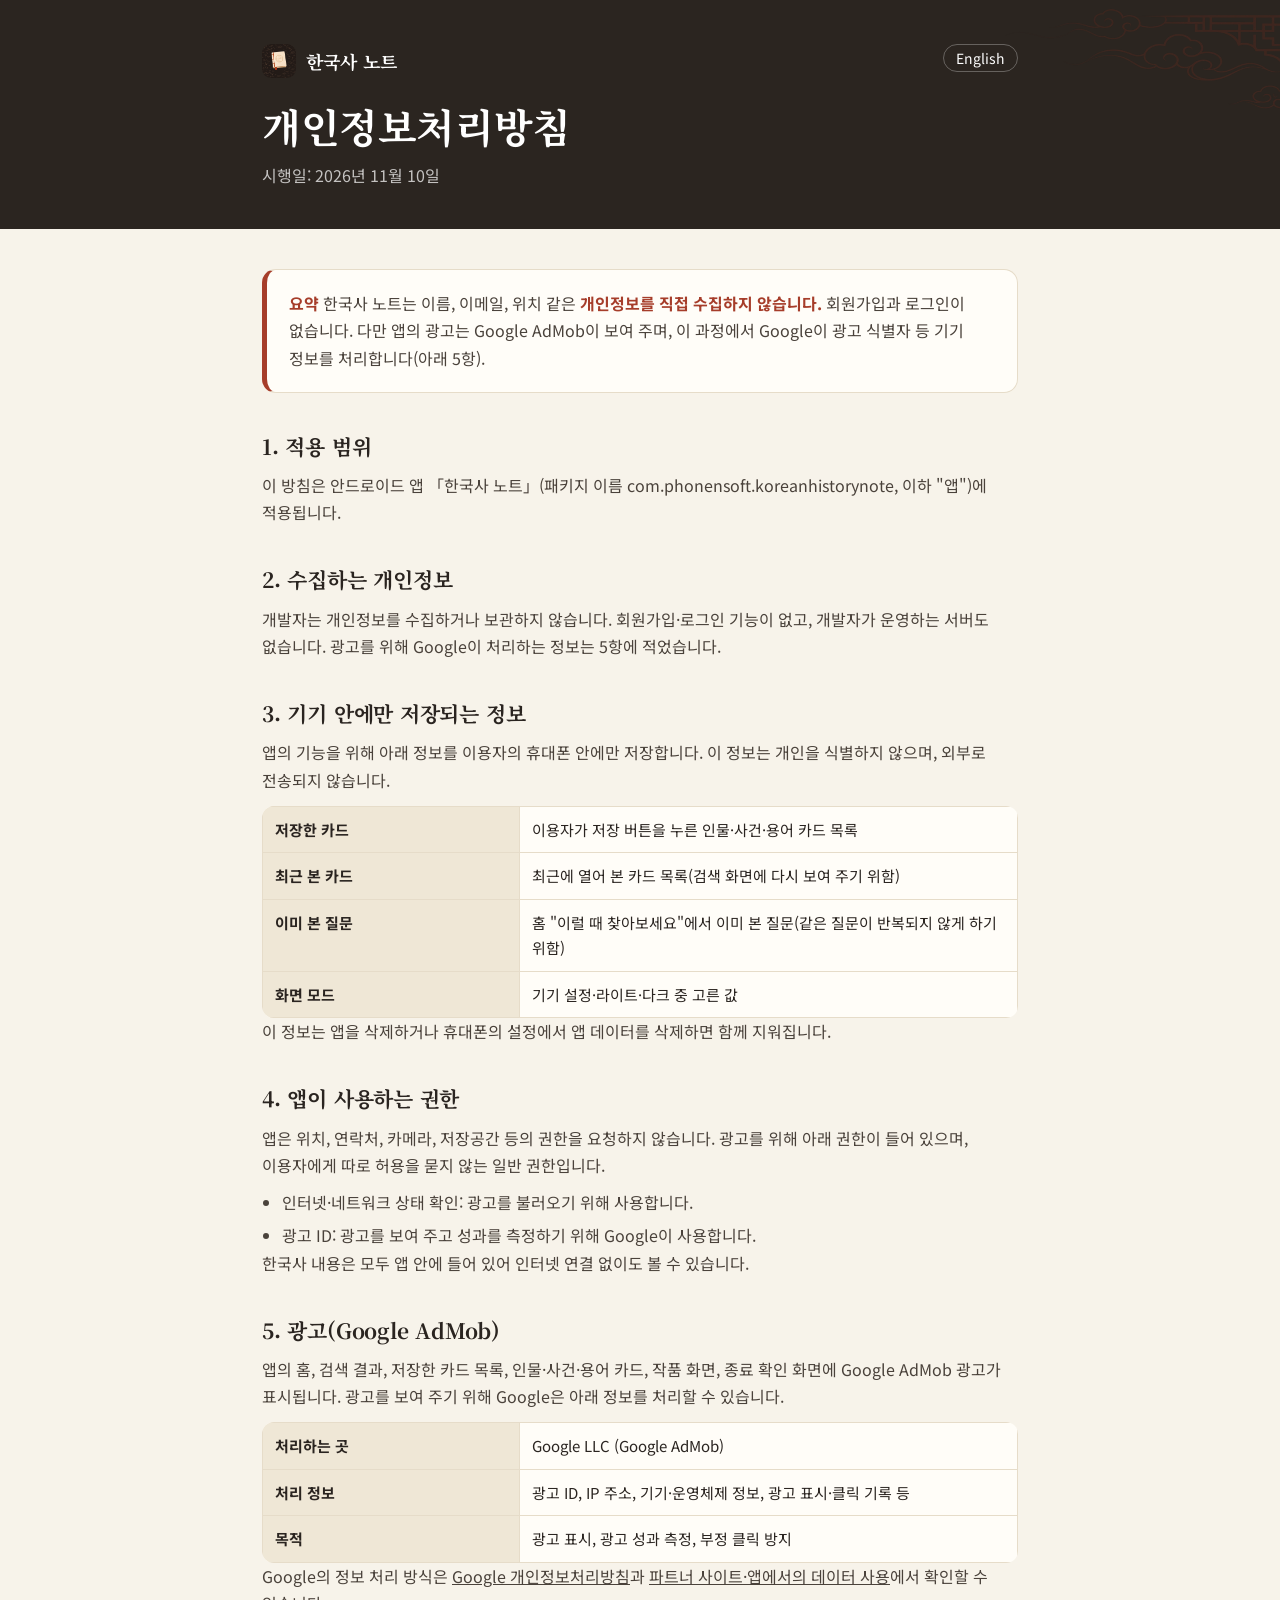
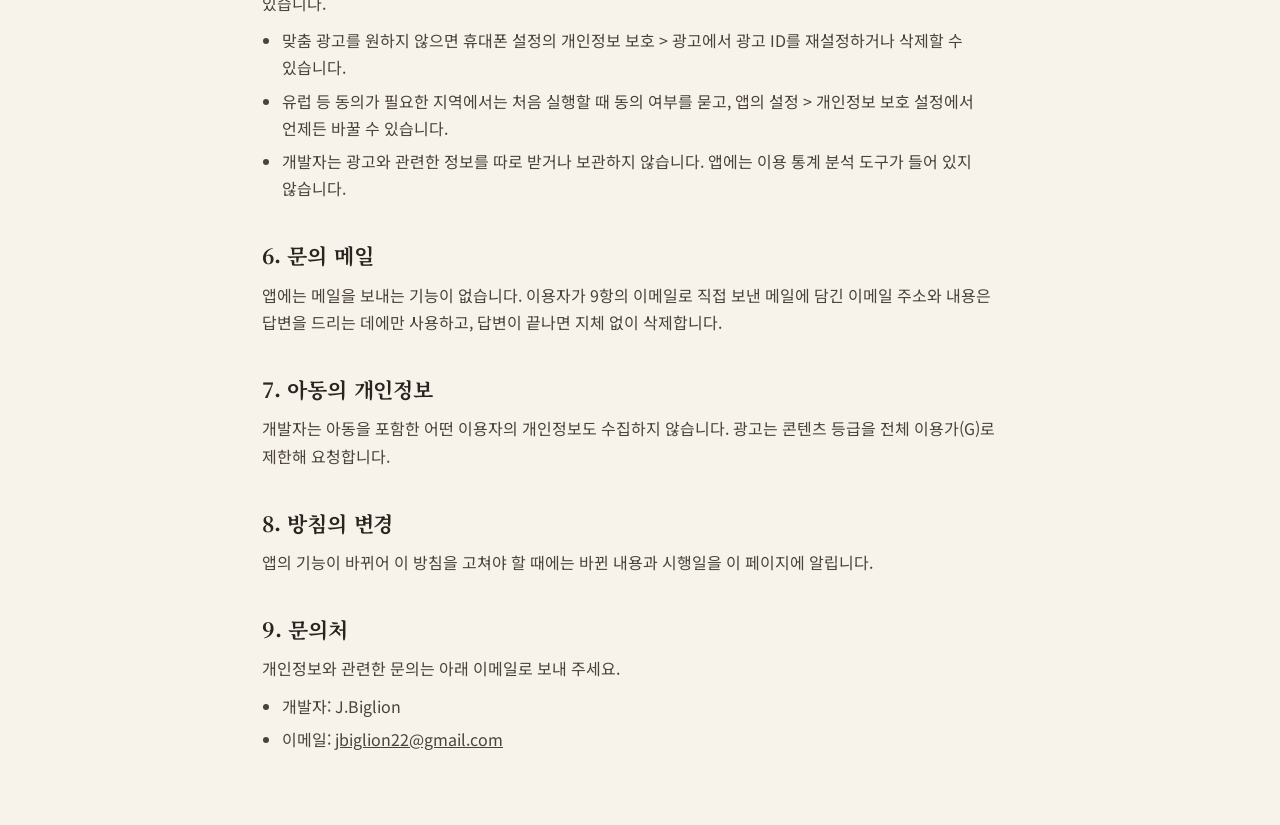
<file: privacy-policy-ko.html>
<!doctype html>
<html lang="ko">
<head>
  <meta charset="utf-8">
  <meta name="viewport" content="width=device-width, initial-scale=1">
  <title>개인정보처리방침 — 한국사 노트</title>
  <meta name="description" content="한국사 노트 앱의 개인정보처리방침">
  <meta name="theme-color" content="#2B2520">
  <link rel="alternate" hreflang="en" href="privacy-policy.html">
  <link rel="alternate" hreflang="ko" href="privacy-policy-ko.html">
  <link rel="alternate" hreflang="x-default" href="privacy-policy.html">
  <link rel="icon" type="image/png" href="icons/favicon-64.png">
  <link rel="preconnect" href="https://fonts.googleapis.com">
  <link rel="preconnect" href="https://fonts.gstatic.com" crossorigin>
  <link href="https://fonts.googleapis.com/css2?family=Noto+Sans+KR:wght@400;700&family=Noto+Serif+KR:wght@700&display=swap" rel="stylesheet">
  <script src="js/lang.js"></script>
  <link rel="stylesheet" href="css/style.css">
</head>
<body>

<header class="policy-top">
  <div class="wrap">
    <a class="lang-switch" href="privacy-policy.html" hreflang="en" lang="en">English</a>
    <span class="brand"><img src="images/app-icon.png" alt="">한국사 노트</span>
    <h1>개인정보처리방침</h1>
    <p>시행일: 2026년 11월 10일</p>
  </div>
</header>

<main class="policy">
  <div class="wrap">
    <div class="summary">
      <p><strong>요약</strong> 한국사 노트는 이름, 이메일, 위치 같은 <strong>개인정보를 직접 수집하지 않습니다.</strong> 회원가입과 로그인이 없습니다. 다만 앱의 광고는 Google AdMob이 보여 주며, 이 과정에서 Google이 광고 식별자 등 기기 정보를 처리합니다(아래 5항).</p>
    </div>

    <h2>1. 적용 범위</h2>
    <p>이 방침은 안드로이드 앱 「한국사 노트」(패키지 이름 com.phonensoft.koreanhistorynote, 이하 "앱")에 적용됩니다.</p>

    <h2>2. 수집하는 개인정보</h2>
    <p>개발자는 개인정보를 수집하거나 보관하지 않습니다. 회원가입·로그인 기능이 없고, 개발자가 운영하는 서버도 없습니다. 광고를 위해 Google이 처리하는 정보는 5항에 적었습니다.</p>

    <h2>3. 기기 안에만 저장되는 정보</h2>
    <p>앱의 기능을 위해 아래 정보를 이용자의 휴대폰 안에만 저장합니다. 이 정보는 개인을 식별하지 않으며, 외부로 전송되지 않습니다.</p>
    <table>
      <tr><th>저장한 카드</th><td>이용자가 저장 버튼을 누른 인물·사건·용어 카드 목록</td></tr>
      <tr><th>최근 본 카드</th><td>최근에 열어 본 카드 목록(검색 화면에 다시 보여 주기 위함)</td></tr>
      <tr><th>이미 본 질문</th><td>홈 "이럴 때 찾아보세요"에서 이미 본 질문(같은 질문이 반복되지 않게 하기 위함)</td></tr>
      <tr><th>화면 모드</th><td>기기 설정·라이트·다크 중 고른 값</td></tr>
    </table>
    <p>이 정보는 앱을 삭제하거나 휴대폰의 설정에서 앱 데이터를 삭제하면 함께 지워집니다.</p>

    <h2>4. 앱이 사용하는 권한</h2>
    <p>앱은 위치, 연락처, 카메라, 저장공간 등의 권한을 요청하지 않습니다. 광고를 위해 아래 권한이 들어 있으며, 이용자에게 따로 허용을 묻지 않는 일반 권한입니다.</p>
    <ul>
      <li>인터넷·네트워크 상태 확인: 광고를 불러오기 위해 사용합니다.</li>
      <li>광고 ID: 광고를 보여 주고 성과를 측정하기 위해 Google이 사용합니다.</li>
    </ul>
    <p>한국사 내용은 모두 앱 안에 들어 있어 인터넷 연결 없이도 볼 수 있습니다.</p>

    <h2>5. 광고(Google AdMob)</h2>
    <p>앱의 홈, 검색 결과, 저장한 카드 목록, 인물·사건·용어 카드, 작품 화면, 종료 확인 화면에 Google AdMob 광고가 표시됩니다. 광고를 보여 주기 위해 Google은 아래 정보를 처리할 수 있습니다.</p>
    <table>
      <tr><th>처리하는 곳</th><td>Google LLC (Google AdMob)</td></tr>
      <tr><th>처리 정보</th><td>광고 ID, IP 주소, 기기·운영체제 정보, 광고 표시·클릭 기록 등</td></tr>
      <tr><th>목적</th><td>광고 표시, 광고 성과 측정, 부정 클릭 방지</td></tr>
    </table>
    <p>Google의 정보 처리 방식은 <a href="https://policies.google.com/privacy" rel="noopener">Google 개인정보처리방침</a>과 <a href="https://policies.google.com/technologies/partner-sites" rel="noopener">파트너 사이트·앱에서의 데이터 사용</a>에서 확인할 수 있습니다.</p>
    <ul>
      <li>맞춤 광고를 원하지 않으면 휴대폰 설정의 개인정보 보호 &gt; 광고에서 광고 ID를 재설정하거나 삭제할 수 있습니다.</li>
      <li>유럽 등 동의가 필요한 지역에서는 처음 실행할 때 동의 여부를 묻고, 앱의 설정 &gt; 개인정보 보호 설정에서 언제든 바꿀 수 있습니다.</li>
      <li>개발자는 광고와 관련한 정보를 따로 받거나 보관하지 않습니다. 앱에는 이용 통계 분석 도구가 들어 있지 않습니다.</li>
    </ul>

    <h2>6. 문의 메일</h2>
    <p>앱에는 메일을 보내는 기능이 없습니다. 이용자가 9항의 이메일로 직접 보낸 메일에 담긴 이메일 주소와 내용은 답변을 드리는 데에만 사용하고, 답변이 끝나면 지체 없이 삭제합니다.</p>

    <h2>7. 아동의 개인정보</h2>
    <p>개발자는 아동을 포함한 어떤 이용자의 개인정보도 수집하지 않습니다. 광고는 콘텐츠 등급을 전체 이용가(G)로 제한해 요청합니다.</p>

    <h2>8. 방침의 변경</h2>
    <p>앱의 기능이 바뀌어 이 방침을 고쳐야 할 때에는 바뀐 내용과 시행일을 이 페이지에 알립니다.</p>

    <h2>9. 문의처</h2>
    <p>개인정보와 관련한 문의는 아래 이메일로 보내 주세요.</p>
    <ul>
      <li>개발자: J.Biglion</li>
      <li>이메일: <a href="mailto:jbiglion22@gmail.com">jbiglion22@gmail.com</a></li>
    </ul>

  </div>
</main>

</body>
</html>
</file>
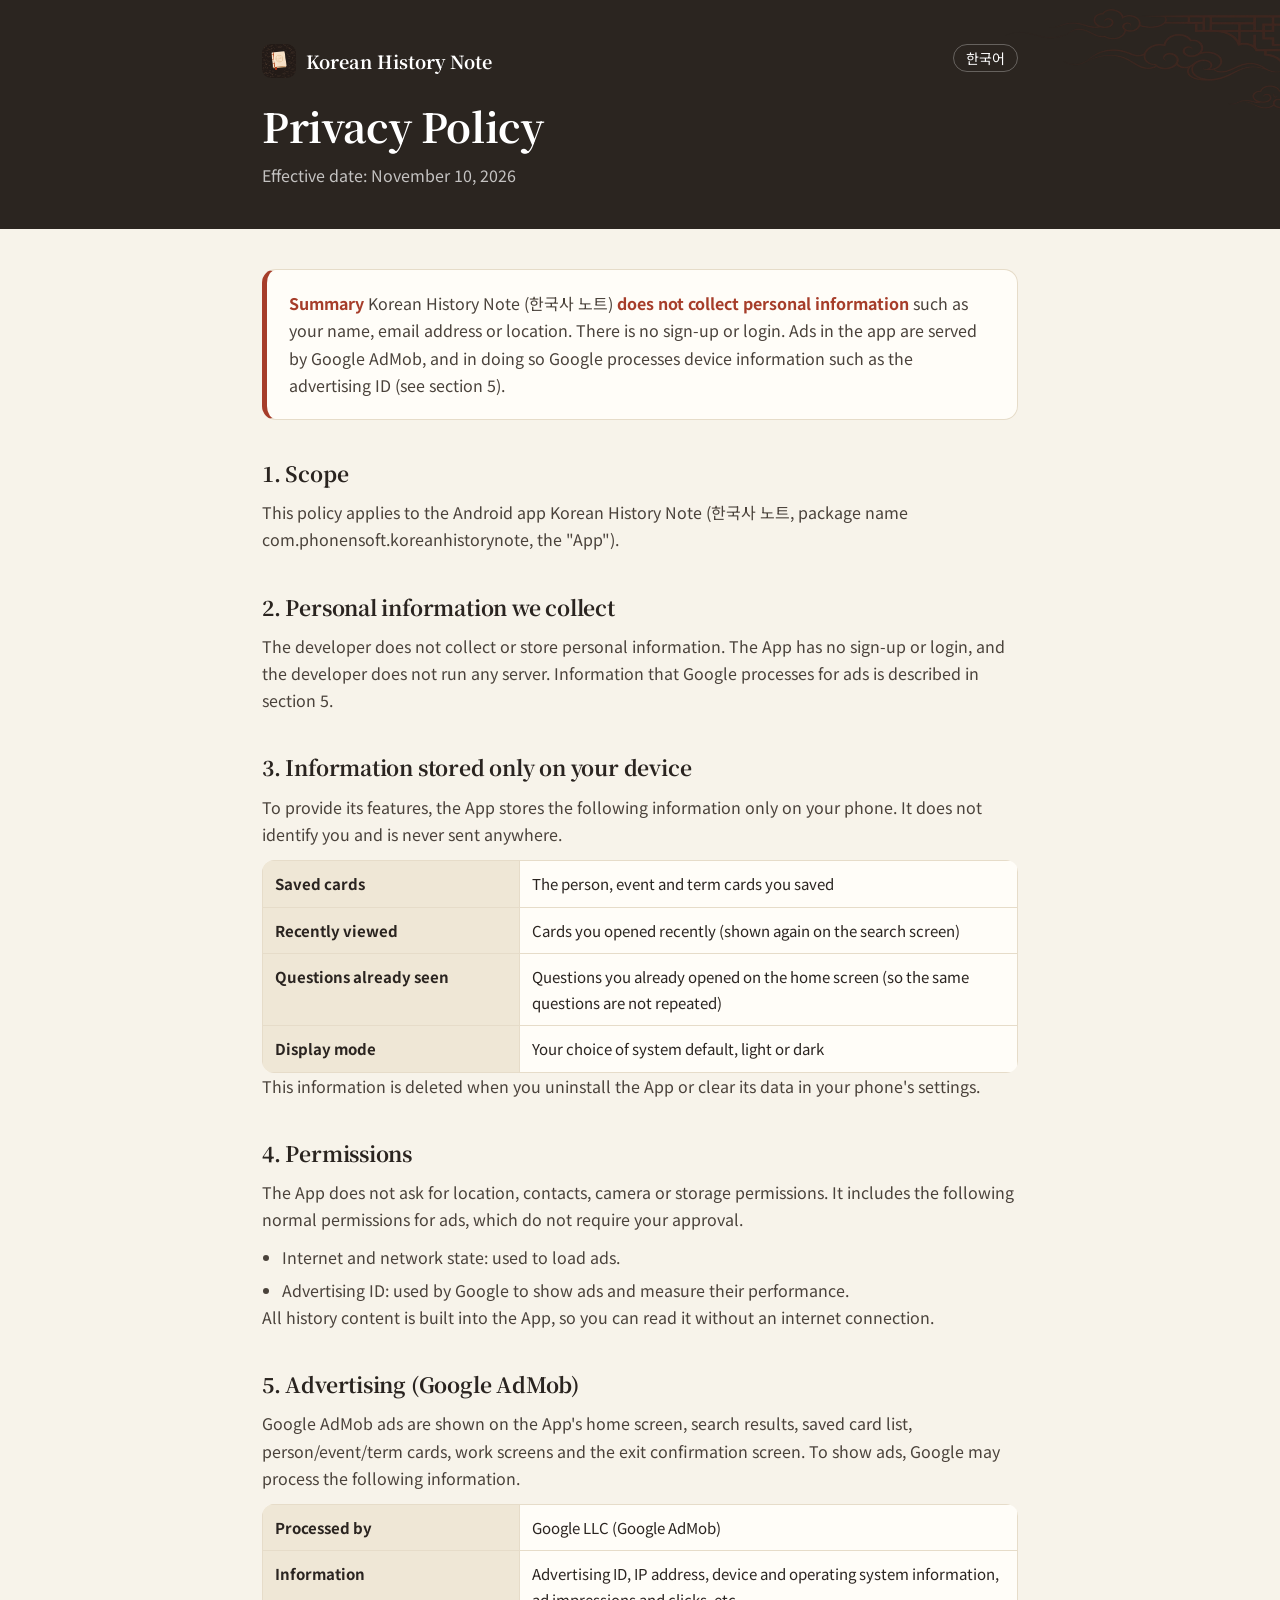
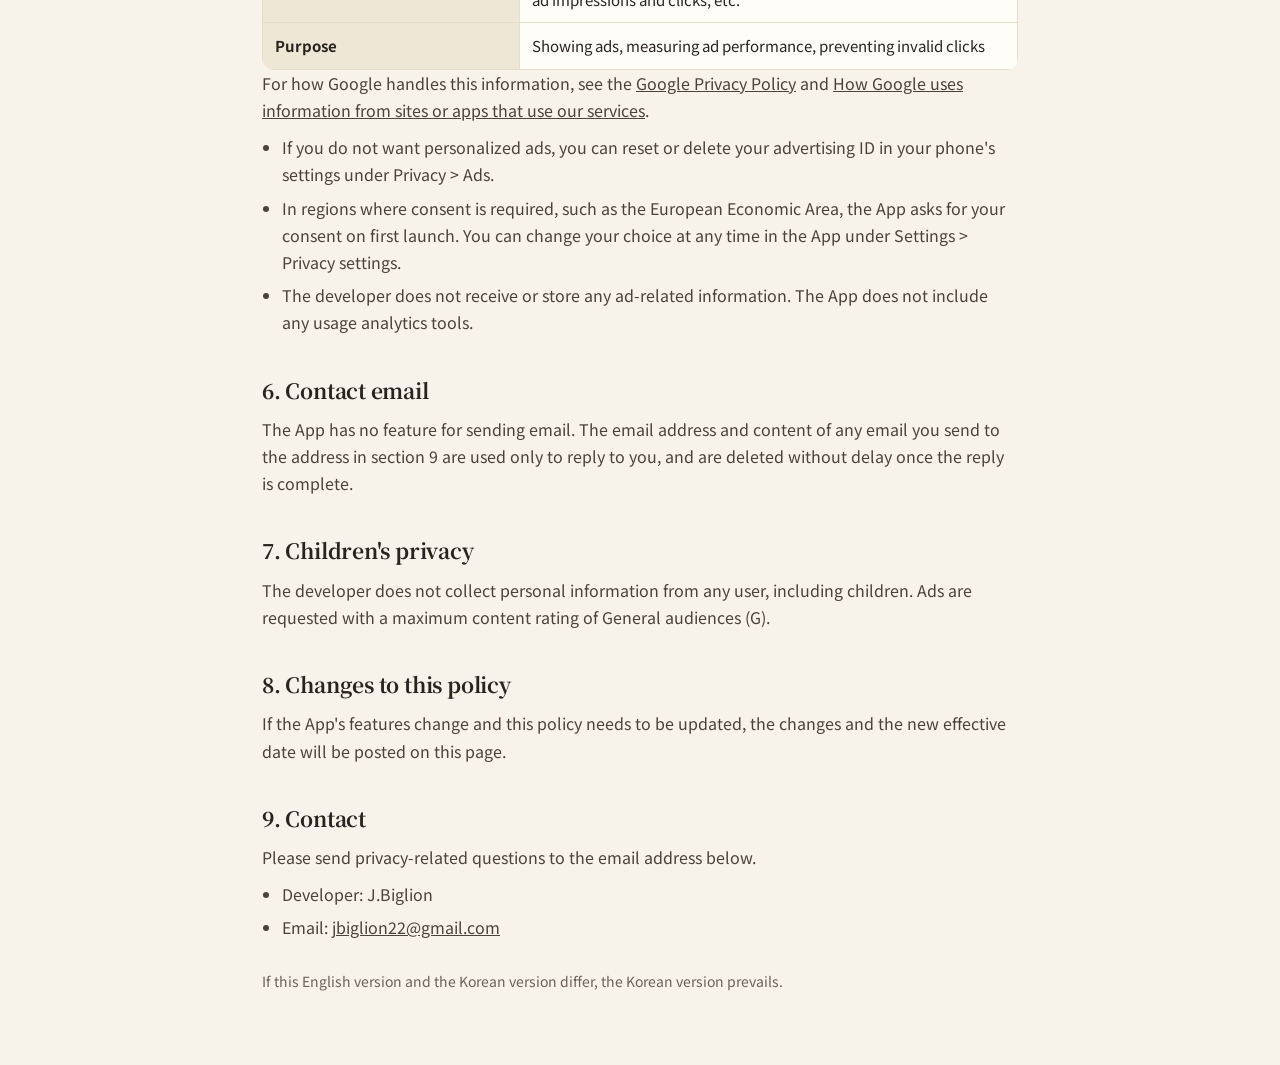
<file: privacy-policy.html>
<!doctype html>
<html lang="en" data-ko="privacy-policy-ko.html">
<head>
  <meta charset="utf-8">
  <meta name="viewport" content="width=device-width, initial-scale=1">
  <title>Privacy Policy — Korean History Note</title>
  <meta name="description" content="Privacy policy of the Korean History Note app">
  <meta name="theme-color" content="#2B2520">
  <link rel="alternate" hreflang="en" href="privacy-policy.html">
  <link rel="alternate" hreflang="ko" href="privacy-policy-ko.html">
  <link rel="alternate" hreflang="x-default" href="privacy-policy.html">
  <link rel="icon" type="image/png" href="icons/favicon-64.png">
  <link rel="preconnect" href="https://fonts.googleapis.com">
  <link rel="preconnect" href="https://fonts.gstatic.com" crossorigin>
  <link href="https://fonts.googleapis.com/css2?family=Noto+Sans+KR:wght@400;700&family=Noto+Serif+KR:wght@700&display=swap" rel="stylesheet">
  <script src="js/lang.js"></script>
  <link rel="stylesheet" href="css/style.css">
</head>
<body>

<header class="policy-top">
  <div class="wrap">
    <a class="lang-switch" href="privacy-policy-ko.html" hreflang="ko" lang="ko">한국어</a>
    <span class="brand"><img src="images/app-icon.png" alt="">Korean History Note</span>
    <h1>Privacy Policy</h1>
    <p>Effective date: November 10, 2026</p>
  </div>
</header>

<main class="policy">
  <div class="wrap">
    <div class="summary">
      <p><strong>Summary</strong> Korean History Note (한국사 노트) <strong>does not collect personal information</strong> such as your name, email address or location. There is no sign-up or login. Ads in the app are served by Google AdMob, and in doing so Google processes device information such as the advertising ID (see section 5).</p>
    </div>

    <h2>1. Scope</h2>
    <p>This policy applies to the Android app Korean History Note (한국사 노트, package name com.phonensoft.koreanhistorynote, the "App").</p>

    <h2>2. Personal information we collect</h2>
    <p>The developer does not collect or store personal information. The App has no sign-up or login, and the developer does not run any server. Information that Google processes for ads is described in section 5.</p>

    <h2>3. Information stored only on your device</h2>
    <p>To provide its features, the App stores the following information only on your phone. It does not identify you and is never sent anywhere.</p>
    <table>
      <tr><th>Saved cards</th><td>The person, event and term cards you saved</td></tr>
      <tr><th>Recently viewed</th><td>Cards you opened recently (shown again on the search screen)</td></tr>
      <tr><th>Questions already seen</th><td>Questions you already opened on the home screen (so the same questions are not repeated)</td></tr>
      <tr><th>Display mode</th><td>Your choice of system default, light or dark</td></tr>
    </table>
    <p>This information is deleted when you uninstall the App or clear its data in your phone's settings.</p>

    <h2>4. Permissions</h2>
    <p>The App does not ask for location, contacts, camera or storage permissions. It includes the following normal permissions for ads, which do not require your approval.</p>
    <ul>
      <li>Internet and network state: used to load ads.</li>
      <li>Advertising ID: used by Google to show ads and measure their performance.</li>
    </ul>
    <p>All history content is built into the App, so you can read it without an internet connection.</p>

    <h2>5. Advertising (Google AdMob)</h2>
    <p>Google AdMob ads are shown on the App's home screen, search results, saved card list, person/event/term cards, work screens and the exit confirmation screen. To show ads, Google may process the following information.</p>
    <table>
      <tr><th>Processed by</th><td>Google LLC (Google AdMob)</td></tr>
      <tr><th>Information</th><td>Advertising ID, IP address, device and operating system information, ad impressions and clicks, etc.</td></tr>
      <tr><th>Purpose</th><td>Showing ads, measuring ad performance, preventing invalid clicks</td></tr>
    </table>
    <p>For how Google handles this information, see the <a href="https://policies.google.com/privacy" rel="noopener">Google Privacy Policy</a> and <a href="https://policies.google.com/technologies/partner-sites" rel="noopener">How Google uses information from sites or apps that use our services</a>.</p>
    <ul>
      <li>If you do not want personalized ads, you can reset or delete your advertising ID in your phone's settings under Privacy &gt; Ads.</li>
      <li>In regions where consent is required, such as the European Economic Area, the App asks for your consent on first launch. You can change your choice at any time in the App under Settings &gt; Privacy settings.</li>
      <li>The developer does not receive or store any ad-related information. The App does not include any usage analytics tools.</li>
    </ul>

    <h2>6. Contact email</h2>
    <p>The App has no feature for sending email. The email address and content of any email you send to the address in section 9 are used only to reply to you, and are deleted without delay once the reply is complete.</p>

    <h2>7. Children's privacy</h2>
    <p>The developer does not collect personal information from any user, including children. Ads are requested with a maximum content rating of General audiences (G).</p>

    <h2>8. Changes to this policy</h2>
    <p>If the App's features change and this policy needs to be updated, the changes and the new effective date will be posted on this page.</p>

    <h2>9. Contact</h2>
    <p>Please send privacy-related questions to the email address below.</p>
    <ul>
      <li>Developer: J.Biglion</li>
      <li>Email: <a href="mailto:jbiglion22@gmail.com">jbiglion22@gmail.com</a></li>
    </ul>

    <p class="note">If this English version and the Korean version differ, the Korean version prevails.</p>

  </div>
</main>

</body>
</html>
</file>
<file: css/style.css>
/* 한국사 노트 홈페이지 — 앱과 같은 한지·단청·먹색 톤 */
:root {
  --hanji: #F7F3EA;
  --hanji-deep: #EFE7D6;
  --card: #FFFDF8;
  --line: #E6DCC9;
  --ink: #2A2420;
  --ink-soft: #6B6157;
  --danchung: #A63D2A;
  --danchung-soft: #F3E1DA;
  --meok: #2B2520;
  --meok-deep: #1E1915;
  --on-dark: #FFFFFF;
  --on-dark-soft: rgba(255, 255, 255, 0.72);
  --serif: "Noto Serif KR", "Nanum Myeongjo", serif;
  --sans: "Noto Sans KR", "Apple SD Gothic Neo", "Malgun Gothic", sans-serif;
  --radius: 20px;
  --shadow: 0 18px 40px rgba(43, 37, 32, 0.14);
  --max: 1120px;
}

* { box-sizing: border-box; }
html { scroll-behavior: smooth; -webkit-text-size-adjust: 100%; }
body {
  margin: 0;
  background: var(--hanji);
  color: var(--ink);
  font-family: var(--sans);
  font-size: 16px;
  line-height: 1.7;
  word-break: keep-all;
  overflow-wrap: break-word;
  overflow-x: hidden;
}
img { max-width: 100%; display: block; }
a { color: inherit; }
h1, h2, h3 { font-family: var(--serif); font-weight: 700; line-height: 1.3; margin: 0; letter-spacing: -0.01em; }
p { margin: 0; }

.wrap { width: 100%; max-width: var(--max); margin: 0 auto; padding: 0 16px; }
@media (min-width: 720px) { .wrap { padding: 0 32px; } }

/* 단색 아이콘(앱의 꼬리표 아이콘)을 원하는 색으로 칠한다 */
.icon {
  display: inline-block;
  width: 28px; height: 28px;
  background-color: var(--danchung);
  -webkit-mask-position: center; mask-position: center;
  -webkit-mask-size: contain; mask-size: contain;
  -webkit-mask-repeat: no-repeat; mask-repeat: no-repeat;
  flex: none;
}

/* ── 머리 ───────────────────────── */
.top {
  position: sticky; top: 0; z-index: 20;
  background: rgba(43, 37, 32, 0.92);
  backdrop-filter: blur(10px);
  -webkit-backdrop-filter: blur(10px);
  color: var(--on-dark);
}
.top .wrap { display: flex; align-items: center; justify-content: space-between; height: 60px; gap: 12px; }
.brand { display: flex; align-items: center; gap: 10px; text-decoration: none; font-family: var(--serif); font-weight: 700; font-size: 18px; }
.brand img { width: 34px; height: 34px; border-radius: 9px; }
.top nav { display: flex; align-items: center; gap: 22px; font-size: 15px; }
.top nav a.link { text-decoration: none; color: var(--on-dark-soft); }
.top nav a.link:hover { color: var(--on-dark); }
@media (max-width: 719px) { .top nav a.link { display: none; } }

.btn {
  display: inline-flex; align-items: center; justify-content: center; gap: 10px;
  text-decoration: none; font-weight: 700; border-radius: 999px;
  padding: 14px 26px; font-size: 16px; line-height: 1;
  transition: transform .15s ease, box-shadow .15s ease, background .15s ease;
}
.btn:hover { transform: translateY(-2px); }
.btn-primary { background: var(--danchung); color: var(--on-dark); box-shadow: 0 10px 24px rgba(166, 61, 42, 0.35); }
.btn-primary:hover { background: #B8462F; }
.btn-small { padding: 10px 16px; font-size: 14px; }
.btn svg { width: 20px; height: 20px; flex: none; }

/* ── 첫 화면 ───────────────────── */
.hero {
  position: relative; overflow: hidden;
  background: radial-gradient(120% 90% at 85% 10%, #3A302A 0%, var(--meok) 45%, var(--meok-deep) 100%);
  color: var(--on-dark);
  padding: 56px 0 0;
}
.hero::before {
  content: ""; position: absolute; right: -40px; top: -10px;
  width: min(720px, 90vw); height: 260px;
  background: url("../images/pattern.webp") right top / contain no-repeat;
  opacity: 0.22; pointer-events: none;
}
.hero .wrap { position: relative; display: grid; gap: 40px; align-items: end; }
@media (min-width: 900px) { .hero .wrap { grid-template-columns: 1.05fr 1fr; padding-top: 24px; } }
.hero-copy { padding-bottom: 8px; }
@media (min-width: 900px) { .hero-copy { padding-bottom: 96px; } }
.eyebrow {
  display: inline-flex; align-items: center; gap: 8px;
  font-size: 14px; font-weight: 700; color: #F1B7A6;
  background: rgba(166, 61, 42, 0.22); border: 1px solid rgba(241, 183, 166, 0.3);
  padding: 6px 14px; border-radius: 999px; margin-bottom: 20px;
}
.hero h1 { font-size: clamp(32px, 6.4vw, 56px); margin-bottom: 18px; }
.hero h1 em { font-style: normal; color: #F09A82; }
.hero .lead { font-size: clamp(16px, 2.2vw, 19px); color: var(--on-dark-soft); max-width: 30em; margin-bottom: 30px; }
.hero-actions { display: flex; flex-wrap: wrap; align-items: center; gap: 14px 20px; }
.badges { display: flex; flex-wrap: wrap; gap: 8px 16px; margin-top: 26px; font-size: 14px; color: var(--on-dark-soft); padding: 0; list-style: none; }
.badges li { display: flex; align-items: center; gap: 6px; }
.badges li::before { content: ""; width: 6px; height: 6px; border-radius: 50%; background: #F09A82; }

.phones { position: relative; height: 430px; }
@media (min-width: 900px) { .phones { height: 560px; } }
/* 휴대폰은 위쪽 기준으로 두고, 아래쪽은 첫 화면 경계에서 잘리게 한다 */
.phone {
  position: absolute; top: 10px;
  width: 230px; border-radius: 34px; padding: 8px;
  background: #0F0C0A; box-shadow: 0 30px 60px rgba(0, 0, 0, 0.45);
}
.phone img { border-radius: 27px; }
.phone.front { left: 50%; transform: translateX(-62%); z-index: 2; }
.phone.back { left: 50%; top: 60px; transform: translateX(-2%) rotate(6deg); opacity: 0.95; }
@media (min-width: 900px) {
  .phone { width: 270px; }
  .phone.front { transform: translateX(-70%); }
  .phone.back { transform: translateX(4%) rotate(6deg); }
}

/* ── 공통 구역 ─────────────────── */
section { padding: 80px 0; scroll-margin-top: 60px; }
@media (max-width: 719px) { section { padding: 60px 0; } }
.section-head { max-width: 640px; margin-bottom: 36px; }
.section-head .kicker { color: var(--danchung); font-weight: 700; font-size: 14px; letter-spacing: 0.04em; margin-bottom: 10px; }
.section-head h2 { font-size: clamp(26px, 4.4vw, 38px); margin-bottom: 12px; }
.section-head p { color: var(--ink-soft); }

/* ── 질문 체험 ─────────────────── */
.ask { background: var(--hanji); }
.ask-grid { display: grid; gap: 14px; }
@media (min-width: 720px) { .ask-grid { grid-template-columns: 1fr 1fr; } }
@media (min-width: 1000px) { .ask-grid { grid-template-columns: 1fr 1fr 1fr; } }
.q {
  text-align: left; font: inherit; color: inherit; cursor: pointer;
  background: var(--card); border: 1px solid var(--line); border-radius: var(--radius);
  padding: 20px 22px; display: flex; flex-direction: column; gap: 10px;
  transition: border-color .2s ease, box-shadow .2s ease, transform .2s ease;
  width: 100%;
}
.q:hover { border-color: #D7C6AB; box-shadow: 0 10px 26px rgba(43, 37, 32, 0.08); transform: translateY(-2px); }
.q:focus-visible { outline: 3px solid rgba(166, 61, 42, 0.35); outline-offset: 2px; }
.q-tag { display: flex; align-items: center; gap: 6px; color: var(--danchung); font-size: 13px; font-weight: 700; }
.q-tag .icon { width: 18px; height: 18px; }
.q-text { font-family: var(--serif); font-weight: 700; font-size: 18px; line-height: 1.45; }
.q-more { font-size: 14px; color: var(--ink-soft); display: flex; align-items: center; gap: 6px; }
.q-more::after { content: "＋"; font-weight: 700; color: var(--danchung); transition: transform .2s ease; }
.q[aria-expanded="true"] .q-more::after { transform: rotate(45deg); }
.q-answer { display: grid; grid-template-rows: 0fr; transition: grid-template-rows .3s ease; }
.q[aria-expanded="true"] .q-answer { grid-template-rows: 1fr; }
.q-answer > div { overflow: hidden; }
.q-answer .card-name { margin-top: 4px; font-weight: 700; color: var(--meok); }
.q-answer .card-summary {
  margin-top: 8px; background: var(--meok); color: var(--on-dark);
  border-radius: 14px; padding: 14px 16px; font-weight: 700; line-height: 1.5;
}
.q-answer .card-body { margin-top: 10px; font-size: 15px; color: var(--ink-soft); }

/* ── 기능 ───────────────────────── */
.features { background: var(--card); border-top: 1px solid var(--line); border-bottom: 1px solid var(--line); }
.feature-grid { display: grid; gap: 16px; }
@media (min-width: 640px) { .feature-grid { grid-template-columns: 1fr 1fr; } }
@media (min-width: 1000px) { .feature-grid { grid-template-columns: repeat(3, 1fr); } }
.feature {
  background: var(--hanji); border: 1px solid var(--line); border-radius: var(--radius);
  padding: 26px 24px;
}
.feature .icon-wrap {
  width: 52px; height: 52px; border-radius: 16px; background: var(--danchung-soft);
  display: flex; align-items: center; justify-content: center; margin-bottom: 18px;
}
.feature h3 { font-size: 20px; margin-bottom: 8px; }
.feature p { color: var(--ink-soft); font-size: 15px; }
.feature .example {
  display: inline-block; margin-top: 12px; font-size: 14px; font-weight: 700; color: var(--danchung);
  background: var(--card); border: 1px dashed #D9B9AE; border-radius: 10px; padding: 4px 10px;
}

/* ── 시대 띠 ───────────────────── */
.eras { background: var(--hanji); }
.era-row {
  display: grid; grid-auto-flow: column; grid-auto-columns: minmax(220px, 1fr);
  gap: 14px; overflow-x: auto; padding-bottom: 10px;
  scroll-snap-type: x mandatory; -webkit-overflow-scrolling: touch;
  scrollbar-width: thin;
}
.era {
  scroll-snap-align: start; border-radius: var(--radius); overflow: hidden;
  background: var(--card); border: 1px solid var(--line);
}
.era img { width: 100%; aspect-ratio: 4 / 3; object-fit: cover; }
.era div { padding: 14px 16px 16px; }
.era .range { color: var(--danchung); font-size: 13px; font-weight: 700; }
.era h3 { font-size: 20px; margin: 2px 0 4px; }
.era p { font-size: 14px; color: var(--ink-soft); line-height: 1.55; }

/* ── 작품 속 역사 ─────────────── */
.works { background: var(--meok); color: var(--on-dark); position: relative; overflow: hidden; }
.works::before {
  content: ""; position: absolute; right: 0; top: 0; width: 55%; height: 100%;
  background: url("../images/era_joseon.webp") center / cover no-repeat;
  opacity: 0.12; -webkit-mask-image: linear-gradient(to left, #000 20%, transparent);
  mask-image: linear-gradient(to left, #000 20%, transparent);
}
.works .wrap { position: relative; }
.works .section-head .kicker { color: #F09A82; }
.works .section-head p { color: var(--on-dark-soft); }
.work-list { display: flex; flex-wrap: wrap; gap: 10px; list-style: none; padding: 0; margin: 0; }
.work-list li {
  display: flex; align-items: center; gap: 8px;
  background: rgba(255, 255, 255, 0.08); border: 1px solid rgba(255, 255, 255, 0.14);
  border-radius: 999px; padding: 8px 16px; font-size: 15px;
}
.work-list .icon { width: 18px; height: 18px; background-color: #F09A82; }
.work-list small { color: var(--on-dark-soft); font-size: 13px; }
.works .note { margin-top: 22px; font-size: 13px; color: var(--on-dark-soft); }

/* ── 화면 구경 ─────────────────── */
.screens { background: var(--hanji); }
.shot-row {
  display: grid; grid-auto-flow: column; grid-auto-columns: 220px; gap: 22px;
  overflow-x: auto; padding: 6px 2px 18px; scroll-snap-type: x mandatory;
  -webkit-overflow-scrolling: touch; scrollbar-width: thin;
}
@media (min-width: 1000px) { .shot-row { grid-auto-columns: 1fr; overflow: visible; } }
.shot { scroll-snap-align: start; margin: 0; }
.shot .frame { border-radius: 28px; padding: 7px; background: var(--meok); box-shadow: var(--shadow); }
.shot img { border-radius: 22px; }
.shot figcaption { text-align: center; margin-top: 14px; font-weight: 700; font-size: 15px; }
.shot figcaption span { display: block; font-weight: 400; font-size: 13px; color: var(--ink-soft); }

/* ── 숫자 ───────────────────────── */
.numbers { padding: 0; }
.numbers .wrap { display: grid; grid-template-columns: repeat(2, 1fr); gap: 1px; background: var(--line); border: 1px solid var(--line); border-radius: var(--radius); overflow: hidden; padding: 0; }
@media (min-width: 720px) { .numbers .wrap { grid-template-columns: repeat(4, 1fr); } }
.numbers .num { background: var(--card); padding: 26px 16px; text-align: center; }
.numbers strong { display: block; font-family: var(--serif); font-size: clamp(28px, 5vw, 40px); color: var(--danchung); line-height: 1.2; }
.numbers span { font-size: 14px; color: var(--ink-soft); }
.numbers-outer { padding: 0 16px; margin: -36px auto 0; max-width: calc(var(--max) - 32px); position: relative; z-index: 3; }
@media (min-width: 720px) { .numbers-outer { padding: 0 32px; max-width: var(--max); } }

/* ── 마무리 ───────────────────── */
.cta { text-align: center; background: var(--hanji-deep); position: relative; overflow: hidden; }
.cta img.scroll { width: 160px; margin: 0 auto 18px; }
.cta h2 { font-size: clamp(26px, 4.6vw, 40px); margin-bottom: 12px; }
.cta p { color: var(--ink-soft); margin-bottom: 28px; }

footer { background: var(--meok-deep); color: var(--on-dark-soft); font-size: 14px; padding: 36px 0 44px; }
footer .wrap { display: grid; gap: 10px; }
footer .brand { color: var(--on-dark); font-size: 16px; }
footer .brand img { width: 28px; height: 28px; }
footer a { color: var(--on-dark); }

/* ── 개인정보처리방침 ─────────── */
.policy-top { background: var(--meok); color: var(--on-dark); padding: 44px 0 40px; position: relative; overflow: hidden; }
.policy-top::before {
  content: ""; position: absolute; right: -40px; top: -10px; width: min(560px, 90vw); height: 200px;
  background: url("../images/pattern.webp") right top / contain no-repeat; opacity: 0.2;
}
.policy-top .wrap { position: relative; max-width: 820px; }
.policy-top .brand { margin-bottom: 22px; display: inline-flex; }
.policy-top h1 { font-size: clamp(28px, 5vw, 40px); margin-bottom: 10px; }
.policy-top p { color: var(--on-dark-soft); }
.policy { padding: 40px 0 72px; }
.policy .wrap { max-width: 820px; }
.policy .summary {
  background: var(--card); border: 1px solid var(--line); border-left: 5px solid var(--danchung);
  border-radius: 14px; padding: 20px 22px; margin-bottom: 36px;
}
.policy .summary strong { color: var(--danchung); }
.policy h2 { font-size: 21px; margin: 36px 0 12px; padding-top: 4px; }
.policy p, .policy li { color: #4A423B; }
.policy p + p { margin-top: 10px; }
.policy ul { padding-left: 20px; margin: 10px 0 0; }
.policy li + li { margin-top: 6px; }
.policy table { width: 100%; border-collapse: collapse; margin-top: 12px; font-size: 15px; background: var(--card); border-radius: 12px; overflow: hidden; }
.policy th, .policy td { border: 1px solid var(--line); padding: 10px 12px; text-align: left; vertical-align: top; }
.policy th { background: var(--hanji-deep); font-weight: 700; width: 34%; }
.policy .signature { margin-top: 48px; padding-top: 20px; border-top: 1px solid var(--line); color: var(--ink-soft); font-size: 15px; }

@media (prefers-reduced-motion: reduce) {
  html { scroll-behavior: auto; }
  .btn, .q, .q-answer, .q-more::after { transition: none; }
}

/* ── 언어 바꾸기 링크 ───────────────── */
.lang-switch {
  display: inline-flex; align-items: center;
  padding: 6px 12px; border-radius: 999px;
  border: 1px solid rgba(255, 255, 255, 0.28);
  color: var(--on-dark); text-decoration: none; font-size: 14px; line-height: 1;
}
.lang-switch:hover { background: rgba(255, 255, 255, 0.12); }
.policy-top .lang-switch { position: absolute; top: 0; right: 16px; }
@media (min-width: 720px) { .policy-top .lang-switch { right: 32px; } }
.policy .note { margin-top: 28px; color: var(--ink-soft); font-size: 14px; }

/* 좁은 화면: 영어 이름·버튼이 길어 머리 줄이 넘치지 않게 */
.top .btn, .lang-switch { white-space: nowrap; flex: none; }
.top .brand { min-width: 0; }
@media (max-width: 719px) {
  .top nav { gap: 10px; }
  .top .brand { font-size: 16px; overflow: hidden; text-overflow: ellipsis; white-space: nowrap; }
  .top .brand img { width: 30px; height: 30px; }
}
</file>
